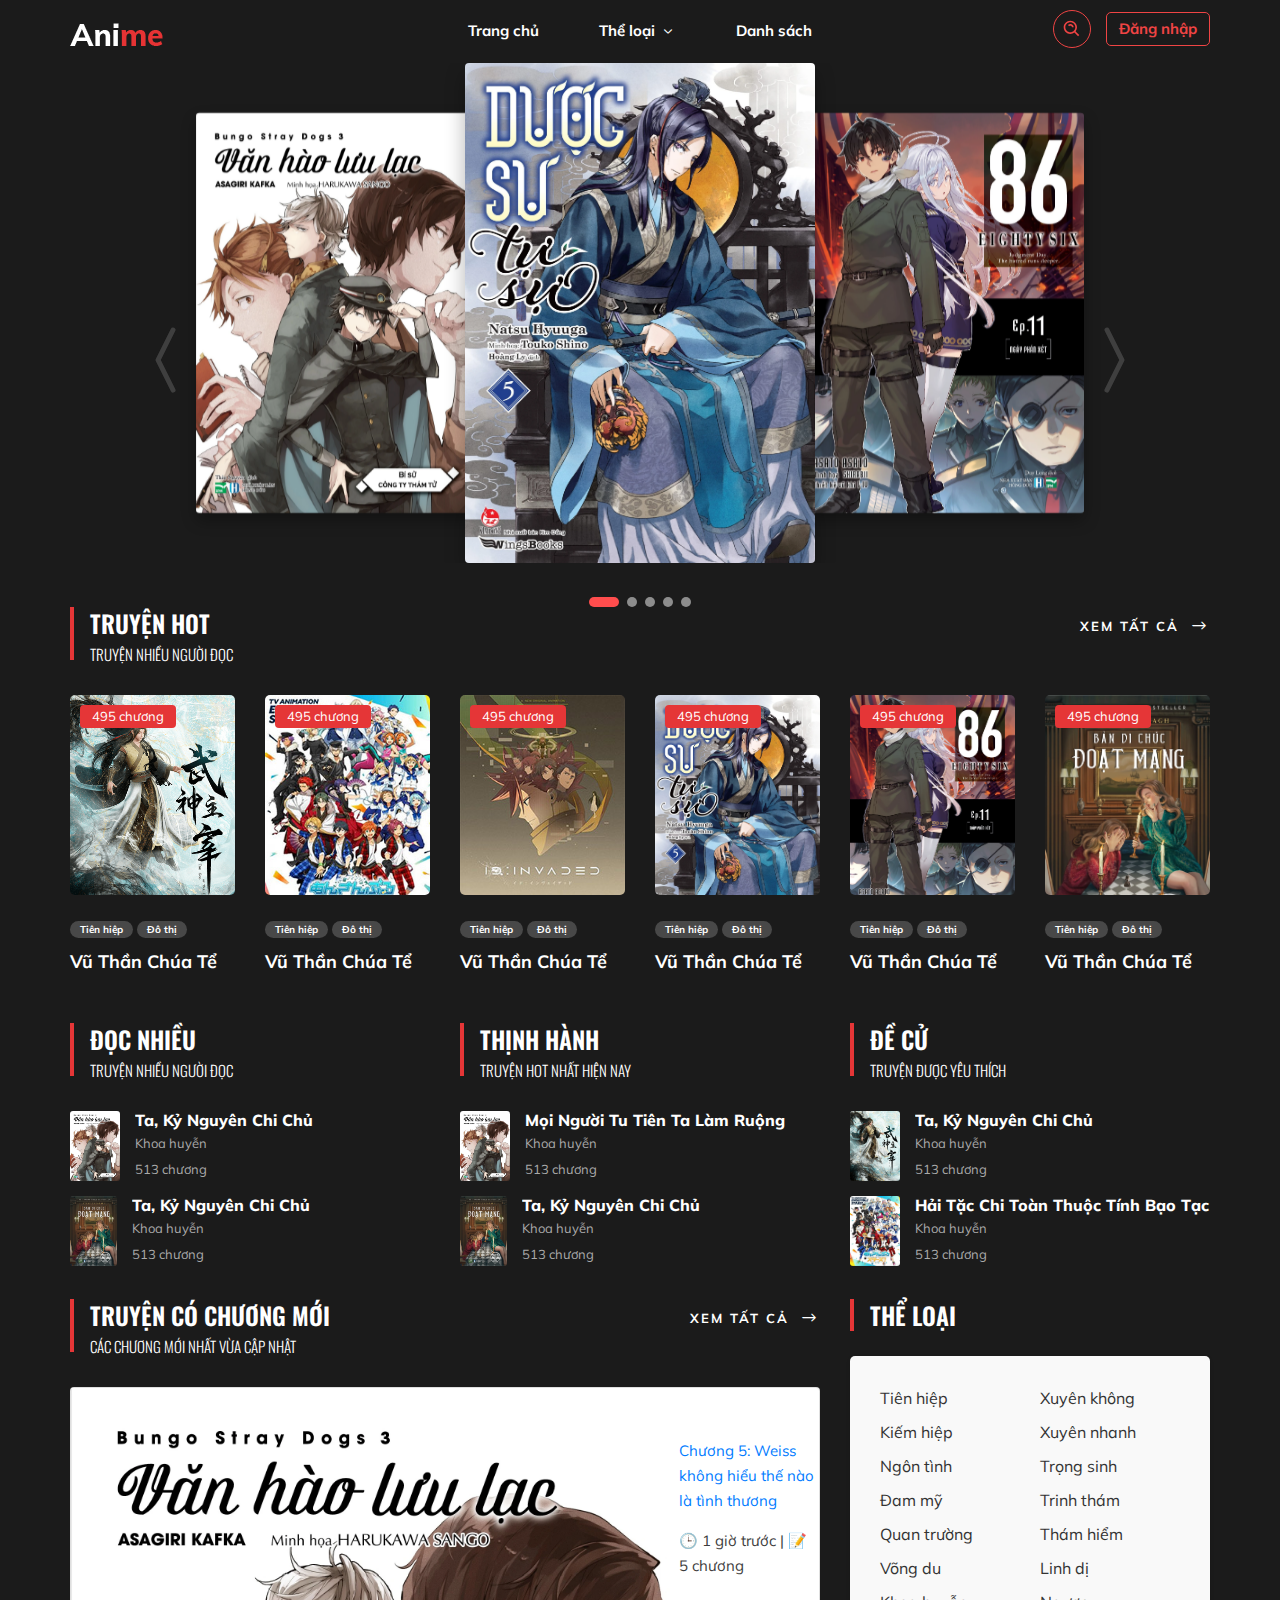
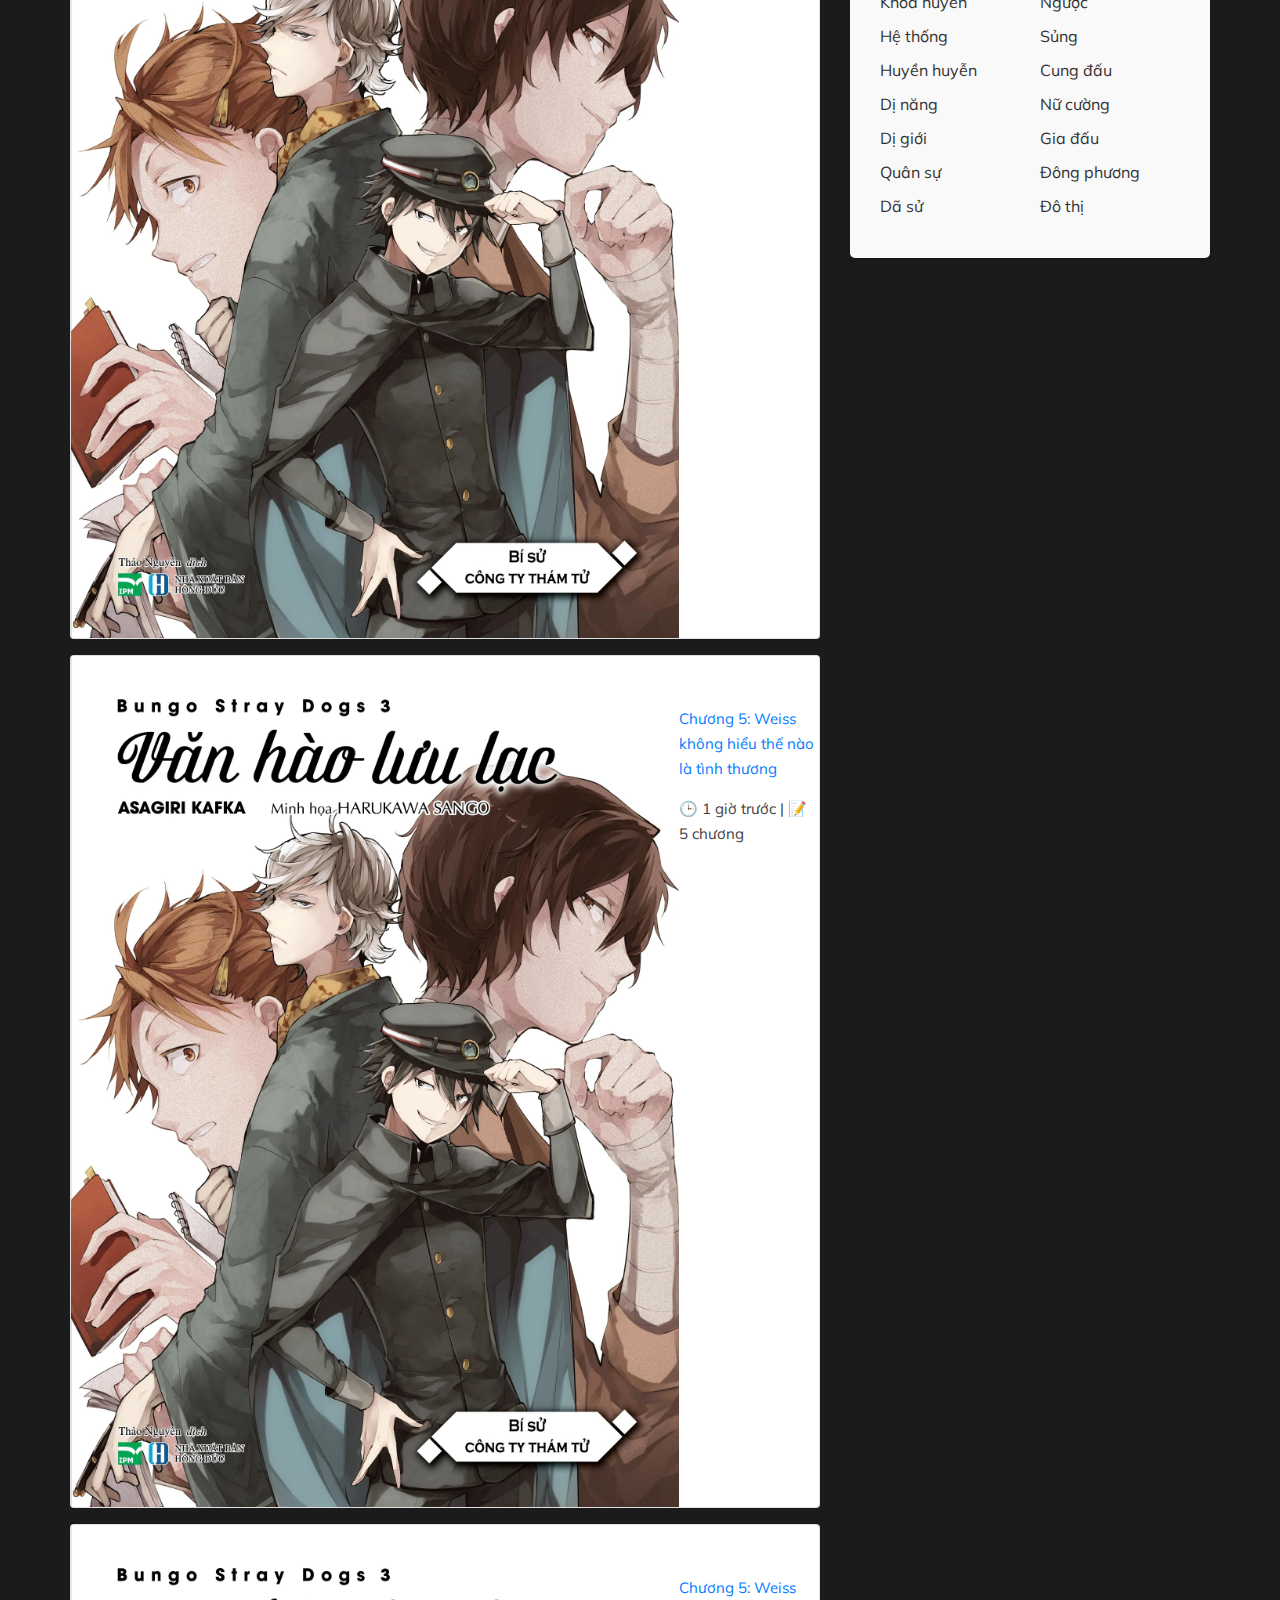
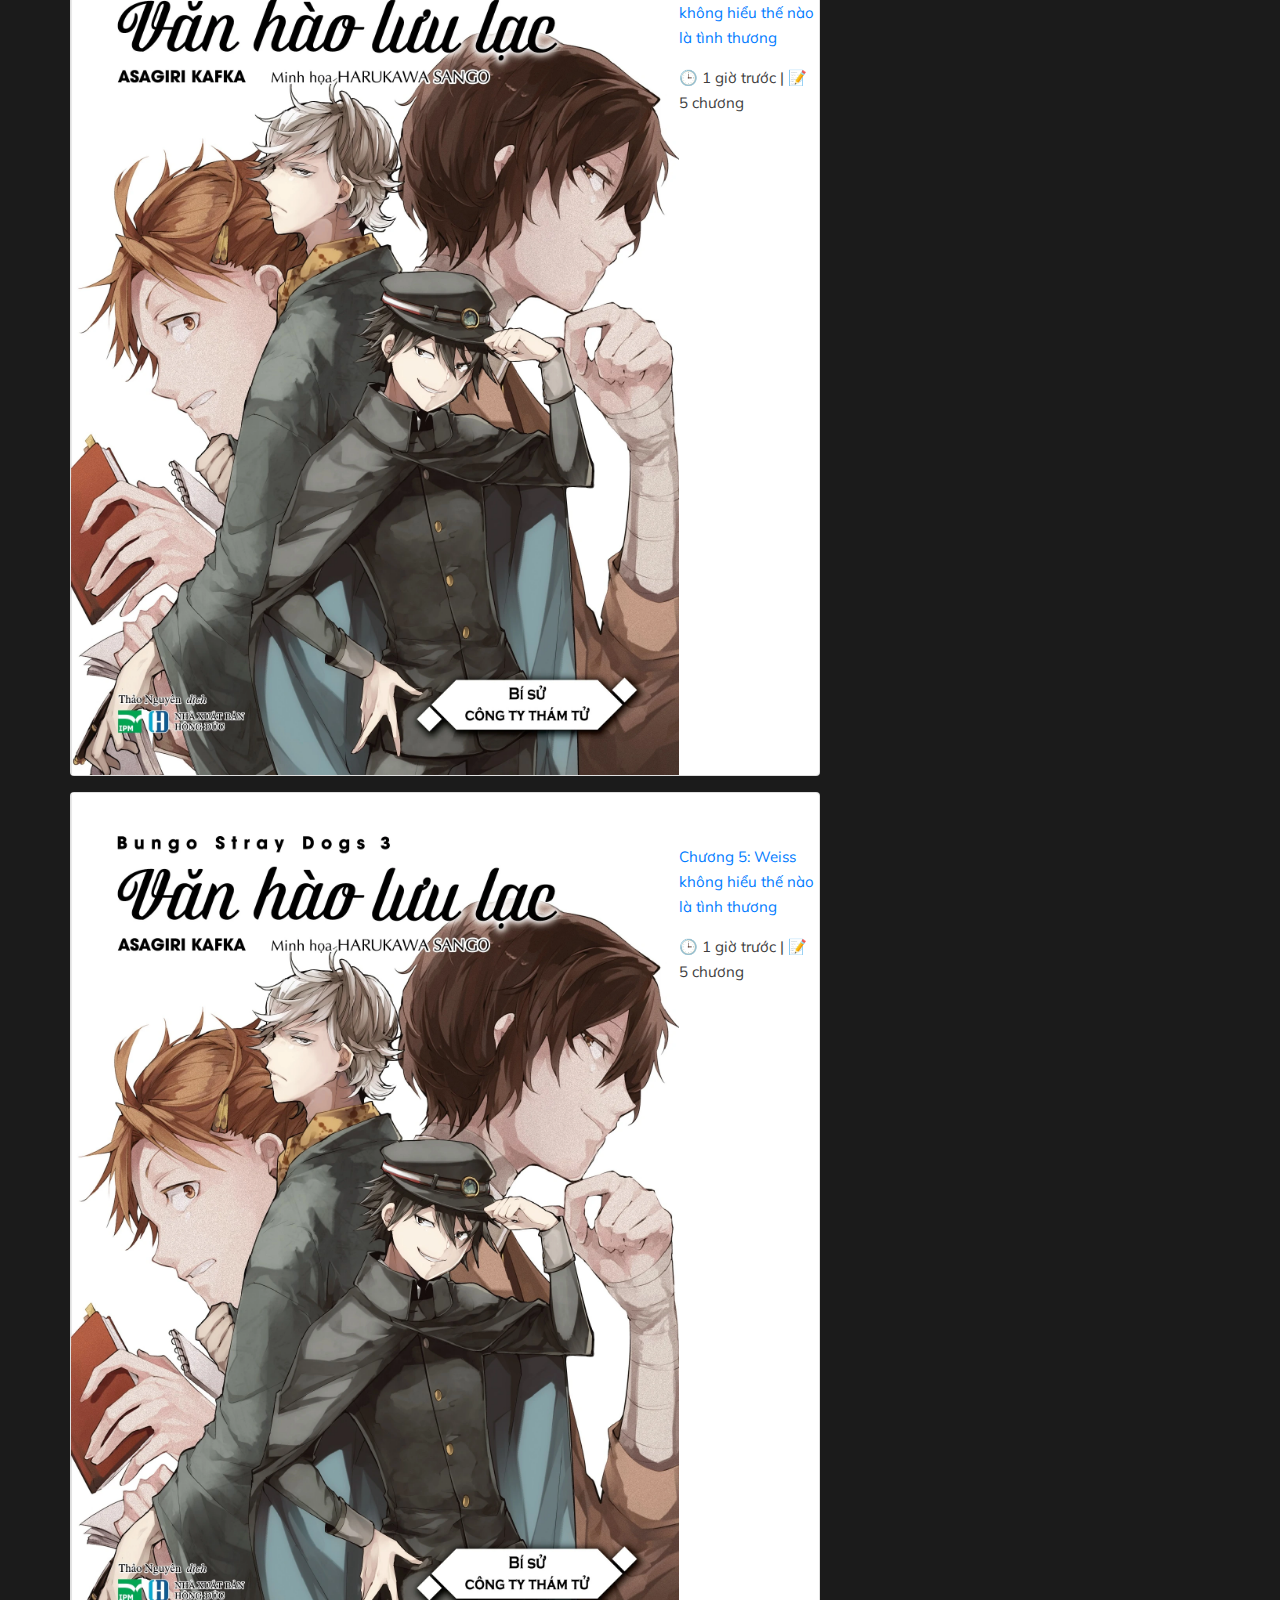
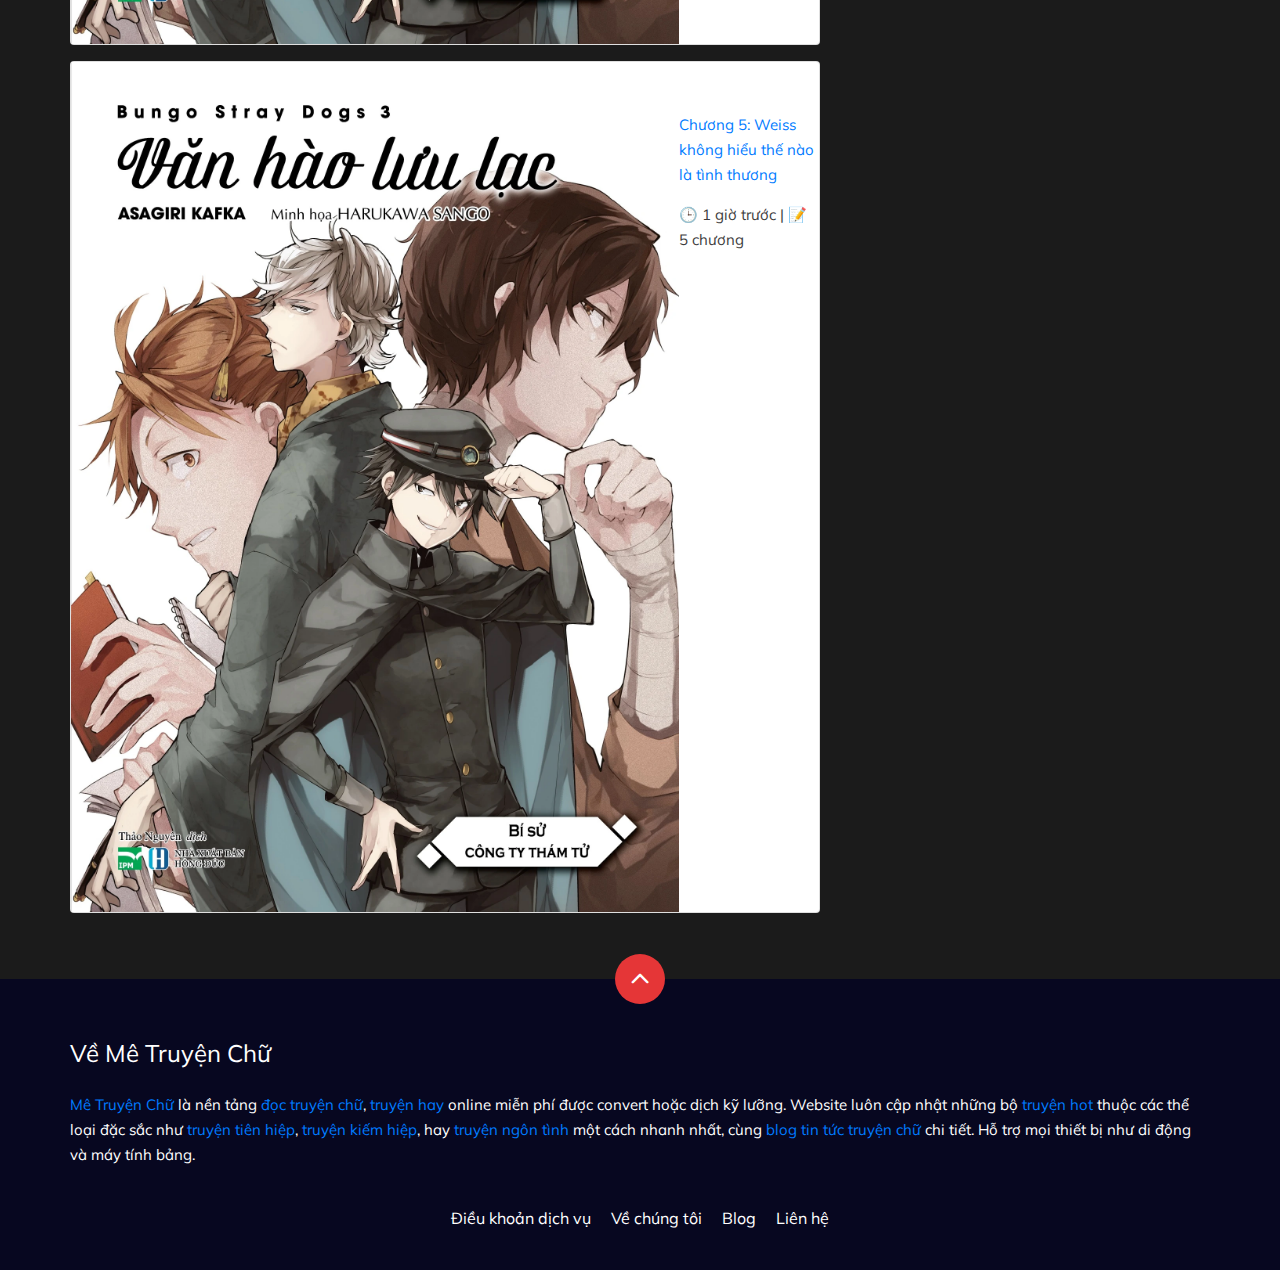
<file: index.html>
<!DOCTYPE html>
<html lang="zxx">
  <head>
    <meta charset="UTF-8" />
    <meta name="description" content="Anime Template" />
    <meta name="keywords" content="Anime, unica, creative, html" />
    <meta name="viewport" content="width=device-width, initial-scale=1.0" />
    <meta http-equiv="X-UA-Compatible" content="ie=edge" />
    <title>Anime | Template</title>
    <!-- Swiper CSS -->
    <link
      rel="stylesheet"
      href="https://cdn.jsdelivr.net/npm/swiper@11/swiper-bundle.min.css"
    />
    <!-- Swiper JS -->
    <script src="https://cdn.jsdelivr.net/npm/swiper@11/swiper-bundle.min.js"></script>

    <!-- Google Font -->
    <link
      href="https://fonts.googleapis.com/css2?family=Oswald:wght@300;400;500;600;700&display=swap"
      rel="stylesheet"
    />
    <link
      href="https://fonts.googleapis.com/css2?family=Mulish:wght@300;400;500;600;700;800;900&display=swap"
      rel="stylesheet"
    />

    <!-- Css Styles -->
    <link rel="stylesheet" href="css/bootstrap.min.css" type="text/css" />
    <link rel="stylesheet" href="css/font-awesome.min.css" type="text/css" />
    <link rel="stylesheet" href="css/elegant-icons.css" type="text/css" />
    <link rel="stylesheet" href="css/plyr.css" type="text/css" />
    <link rel="stylesheet" href="css/nice-select.css" type="text/css" />
    <link rel="stylesheet" href="css/owl.carousel.min.css" type="text/css" />
    <link rel="stylesheet" href="css/slicknav.min.css" type="text/css" />
    <link rel="stylesheet" href="css/style.css" type="text/css" />
    <link rel="stylesheet" href="css/index.css" type="text/css" />

    <script src="js/sliderindex.js"></script>
  </head>

  <body>
    <!-- Page Preloder -->
    <div id="preloder">
      <div class="loader"></div>
    </div>
    <!-- Header Section Begin -->
    <header>
      <div class="container">
        <div class="row">
          <div class="col-lg-2">
            <div class="header__logo">
              <a href="./index.html">
                <img src="img/logo.png" alt="" />
              </a>
            </div>
          </div>
          <div class="col-lg-8">
            <div class="header__nav">
              <nav class="header__menu mobile-menu">
                <ul>
                  <li class="active"><a href="./index.html">Trang chủ</a></li>
                  <li>
                    <a href="./categories.html">
                      Thể loại <span class="arrow_carrot-down"></span>
                    </a>
                    <ul class="dropdown">
                      <li><a href="./categories.html">Categories</a></li>
                      <li><a href="./anime-details.html">Anime Details</a></li>
                      <li>
                        <a href="./anime-watching.html">Anime Watching</a>
                      </li>
                      <li><a href="./blog-details.html">Blog Details</a></li>
                      <li><a href="./signup.html">Sign Up</a></li>
                      <li><a href="./login.html">Login</a></li>
                    </ul>
                  </li>
                  <li><a href="#">Danh sách</a></li>
                </ul>
              </nav>
            </div>
          </div>
          <div class="col-lg-2">
            <div class="header__right">
              <a class="search-button" href="/search">
                <svg
                  stroke="currentColor"
                  fill="currentColor"
                  stroke-width="0"
                  viewBox="0 0 24 24"
                  class="icon-size"
                  height="1em"
                  width="1em"
                  xmlns="http://www.w3.org/2000/svg"
                >
                  <path
                    d="M10 18a7.952 7.952 0 0 0 4.897-1.688l4.396 4.396 1.414-1.414-4.396-4.396A7.952 7.952 0 0 0 18 10c0-4.411-3.589-8-8-8s-8 3.589-8 8 3.589 8 8 8zm0-14c3.309 0 6 2.691 6 6s-2.691 6-6 6-6-2.691-6-6 2.691-6 6-6z"
                  ></path>
                  <path
                    d="M11.412 8.586c.379.38.588.882.588 1.414h2a3.977 3.977 0 0 0-1.174-2.828c-1.514-1.512-4.139-1.512-5.652 0l1.412 1.416c.76-.758 2.07-.756 2.826-.002z"
                  ></path>
                </svg>
              </a>
              <a href="./login.html" class="sign-in-btn">Đăng nhập</a>
            </div>
          </div>
        </div>
        <div id="mobile-menu-wrap"></div>
      </div>
    </header>
    <!-- Header End -->

    <!-- Hero Section Begin -->
    <section class="truyen">
      <div class="container">
        <div class="swiper mySwiper">
          <div class="swiper-wrapper">
            <div class="swiper-slide">
              <div
                class="truyen__items set-bg"
                data-setbg="img/truyen/truyen1.png"
              ></div>
            </div>
            <div class="swiper-slide">
              <div
                class="truyen__items set-bg"
                data-setbg="img/truyen/truyen2.png"
              ></div>
            </div>
            <div class="swiper-slide">
              <div
                class="truyen__items set-bg"
                data-setbg="img/truyen/truyen3.png"
              ></div>
            </div>
            <div class="swiper-slide">
              <div
                class="truyen__items set-bg"
                data-setbg="img/truyen/truyen4.png"
              ></div>
            </div>
            <div class="swiper-slide">
              <div
                class="truyen__items set-bg"
                data-setbg="img/truyen/truyen5.png"
              ></div>
            </div>
          </div>
        </div>
        <div class="swiper sw1">
          <div class="swiper-pagination"></div>
          <!-- Dấu chấm điều hướng -->
        </div>
      </div>
      <!-- Nút điều hướng riêng -->
      <div class="custom-prev">
        <svg
          width="30"
          height="30"
          viewBox="0 0 16 16"
          fill="currentColor"
          xmlns="http://www.w3.org/2000/svg"
        >
          <path
            fill-rule="evenodd"
            d="M9.224 1.553a.5.5 0 0 0-.671.223l-3 6a.5.5 0 0 0 0 .448l3 6a.5.5 0 1 0 .894-.448L6.56 8l2.887-5.776a.5.5 0 0 0-.223-.671"
          />
        </svg>
      </div>
      <div class="custom-next">
        <svg
          width="30"
          height="30"
          viewBox="0 0 16 16"
          fill="currentColor"
          xmlns="http://www.w3.org/2000/svg"
        >
          <path
            fill-rule="evenodd"
            d="M6.776 1.553a.5.5 0 0 1 .671.223l3 6a.5.5 0 0 1 0 .448l-3 6a.5.5 0 1 1-.894-.448L9.44 8 6.553 2.224a.5.5 0 0 1 .223-.671"
          />
        </svg>
      </div>
    </section>
    <!-- Hero Section End -->

    <!-- Product Section Begin -->
    <section class="product">
      <div class="container">
        <div class="row">
          <div class="col-lg-12">
            <div class="trending__product">
              <div class="row">
                <div class="col-lg-8 col-md-8 col-sm-8">
                  <div class="section-title">
                    <h4>Truyện Hot</h4>
                    <h5>Truyện nhiều người đọc</h5>
                  </div>
                </div>
                <div class="col-lg-4 col-md-4 col-sm-4">
                  <div class="btn__all">
                    <a href="#" class="primary-btn"
                      >Xem tất cả <span class="arrow_right"></span
                    ></a>
                  </div>
                </div>
              </div>
              <div class="row">
                <!-- Hàng đầu tiên (6 sản phẩm) -->
                <div class="col-lg-2 col-md-4 col-sm-6">
                  <div class="product__item">
                    <div
                      class="product__item__pic set-bg"
                      data-setbg="img/trending/trend-1.png"
                    >
                      <div class="ep">495 chương</div>
                    </div>
                    <div class="product__item__text">
                      <ul>
                        <li>Tiên hiệp</li>
                        <li>Đô thị</li>
                      </ul>
                      <h5><a href="#">Vũ Thần Chúa Tể</a></h5>
                    </div>
                  </div>
                </div>
                <div class="col-lg-2 col-md-4 col-sm-6">
                  <div class="product__item">
                    <div
                      class="product__item__pic set-bg"
                      data-setbg="img/trending/trend-2.png"
                    >
                      <div class="ep">495 chương</div>
                    </div>
                    <div class="product__item__text">
                      <ul>
                        <li>Tiên hiệp</li>
                        <li>Đô thị</li>
                      </ul>
                      <h5><a href="#">Vũ Thần Chúa Tể</a></h5>
                    </div>
                  </div>
                </div>
                <div class="col-lg-2 col-md-4 col-sm-6">
                  <div class="product__item">
                    <div
                      class="product__item__pic set-bg"
                      data-setbg="img/trending/trend-3.png"
                    >
                      <div class="ep">495 chương</div>
                    </div>
                    <div class="product__item__text">
                      <ul>
                        <li>Tiên hiệp</li>
                        <li>Đô thị</li>
                      </ul>
                      <h5><a href="#">Vũ Thần Chúa Tể</a></h5>
                    </div>
                  </div>
                </div>
                <div class="col-lg-2 col-md-4 col-sm-6">
                  <div class="product__item">
                    <div
                      class="product__item__pic set-bg"
                      data-setbg="img/trending/trend-4.png"
                    >
                      <div class="ep">495 chương</div>
                    </div>
                    <div class="product__item__text">
                      <ul>
                        <li>Tiên hiệp</li>
                        <li>Đô thị</li>
                      </ul>
                      <h5><a href="#">Vũ Thần Chúa Tể</a></h5>
                    </div>
                  </div>
                </div>
                <div class="col-lg-2 col-md-4 col-sm-6">
                  <div class="product__item">
                    <div
                      class="product__item__pic set-bg"
                      data-setbg="img/trending/trend-5.png"
                    >
                      <div class="ep">495 chương</div>
                    </div>
                    <div class="product__item__text">
                      <ul>
                        <li>Tiên hiệp</li>
                        <li>Đô thị</li>
                      </ul>
                      <h5><a href="#">Vũ Thần Chúa Tể</a></h5>
                    </div>
                  </div>
                </div>
                <div class="col-lg-2 col-md-4 col-sm-6">
                  <div class="product__item">
                    <div
                      class="product__item__pic set-bg"
                      data-setbg="img/trending/trend-6.png"
                    >
                      <div class="ep">495 chương</div>
                    </div>
                    <div class="product__item__text">
                      <ul>
                        <li>Tiên hiệp</li>
                        <li>Đô thị</li>
                      </ul>
                      <h5><a href="#">Vũ Thần Chúa Tể</a></h5>
                    </div>
                  </div>
                </div>
              </div>
            </div>
          </div>
          <div class="container mt-4 pb-4">
            <div class="row">
              <!-- Cột Đọc Nhiều -->

              <div class="col-lg-4 col-md-4 col-sm-12">
                <div class="section-title">
                  <h4>Đọc Nhiều</h4>
                  <h5>Truyện nhiều người đọc</h5>
                </div>
                <div class="story">
                  <img src="img/trending/trend-8.png" alt="Truyện 1" />
                  <div>
                    <h6>Ta, Kỷ Nguyên Chi Chủ</h6>
                    <p>Khoa huyễn</p>
                    <span>513 chương</span>
                  </div>
                </div>
                <div class="story">
                  <img src="img/trending/trend-6.png" alt="Truyện 1" />
                  <div>
                    <h6>Ta, Kỷ Nguyên Chi Chủ</h6>
                    <p>Khoa huyễn</p>
                    <span>513 chương</span>
                  </div>
                </div>
              </div>

              <!-- Cột Thịnh Hành -->
              <div class="col-lg-4 col-md-4 col-sm-12">
                <div class="section-title">
                  <h4>Thịnh Hành</h4>
                  <h5>Truyện hot nhất hiện nay</h5>
                </div>
                <div class="story">
                  <img src="img/trending/trend-8.png" alt="Truyện 1" />
                  <div>
                    <h6>Mọi Người Tu Tiên Ta Làm Ruộng</h6>
                    <p>Khoa huyễn</p>
                    <span>513 chương</span>
                  </div>
                </div>
                <div class="story">
                  <img src="img/trending/trend-6.png" alt="Truyện 1" />
                  <div>
                    <h6>Ta, Kỷ Nguyên Chi Chủ</h6>
                    <p>Khoa huyễn</p>
                    <span>513 chương</span>
                  </div>
                </div>
              </div>

              <!-- Cột Đề Cử -->
              <div class="col-lg-4 col-md-4 col-sm-12">
                <div class="section-title">
                  <h4>Đề Cử</h4>
                  <h5>Truyện được yêu thích</h5>
                </div>
                <div class="story">
                  <img src="img/trending/trend-1.png" alt="Truyện 1" />
                  <div>
                    <h6>Ta, Kỷ Nguyên Chi Chủ</h6>
                    <p>Khoa huyễn</p>
                    <span>513 chương</span>
                  </div>
                </div>
                <div class="story">
                  <img src="img/trending/trend-2.png" alt="Truyện 1" />
                  <div>
                    <h6>Hải Tặc Chi Toàn Thuộc Tính Bạo Tạc</h6>
                    <p>Khoa huyễn</p>
                    <span>513 chương</span>
                  </div>
                </div>
              </div>
            </div>
          </div>

          <div class="container">
            <div class="row">
              <div class="col-lg-8">
                <div class="popular__product">
                  <div class="row">
                    <div class="col-lg-8 col-md-8 col-sm-8">
                      <div class="section-title">
                        <h4>Truyện có chương mới</h4>
                        <h5>Các chương mới nhất vừa cập nhật</h5>
                      </div>
                    </div>
                    <div class="col-lg-4 col-md-4 col-sm-4">
                      <div class="btn__all">
                        <a href="#" class="primary-btn"
                          >Xem tất cả <span class="arrow_right"></span
                        ></a>
                      </div>
                    </div>
                  </div>
                  <div class="row">
                    <div class="col-12 mb-3">
                      <div class="card d-flex flex-row">
                        <div class="img-box">
                          <img
                            src="/img/truyen/truyen5.png"
                            alt="Con Gái Elf Của Tôi Từng Là Nô Lệ"
                          />
                        </div>
                        <div class="card-body1">
                          <h6 class="card-title top-05rem text-white">
                            Con Gái Elf Của Tôi Từng Là Nô Lệ
                          </h6>
                          <p class="card-text text-primary">
                            Chương 5: Weiss không hiểu thế nào là tình thương
                          </p>
                          <p class="time-info">🕒 1 giờ trước | 📝 5 chương</p>
                        </div>
                      </div>
                    </div>
                    <div class="col-12 mb-3">
                      <div class="card d-flex flex-row">
                        <div class="img-box">
                          <img
                            src="/img/truyen/truyen5.png"
                            alt="Con Gái Elf Của Tôi Từng Là Nô Lệ"
                          />
                        </div>
                        <div class="card-body1">
                          <h6 class="card-title top-05rem text-white">
                            Con Gái Elf Của Tôi Từng Là Nô Lệ
                          </h6>
                          <p class="card-text text-primary">
                            Chương 5: Weiss không hiểu thế nào là tình thương
                          </p>
                          <p class="time-info">🕒 1 giờ trước | 📝 5 chương</p>
                        </div>
                      </div>
                    </div>
                    <div class="col-12 mb-3">
                      <div class="card d-flex flex-row">
                        <div class="img-box">
                          <img
                            src="/img/truyen/truyen5.png"
                            alt="Con Gái Elf Của Tôi Từng Là Nô Lệ"
                          />
                        </div>
                        <div class="card-body1">
                          <h6 class="card-title top-05rem text-white">
                            Con Gái Elf Của Tôi Từng Là Nô Lệ
                          </h6>
                          <p class="card-text text-primary">
                            Chương 5: Weiss không hiểu thế nào là tình thương
                          </p>
                          <p class="time-info">🕒 1 giờ trước | 📝 5 chương</p>
                        </div>
                      </div>
                    </div>
                    <div class="col-12 mb-3">
                      <div class="card d-flex flex-row">
                        <div class="img-box">
                          <img
                            src="/img/truyen/truyen5.png"
                            alt="Con Gái Elf Của Tôi Từng Là Nô Lệ"
                          />
                        </div>
                        <div class="card-body1">
                          <h6 class="card-title top-05rem text-white">
                            Con Gái Elf Của Tôi Từng Là Nô Lệ
                          </h6>
                          <p class="card-text text-primary">
                            Chương 5: Weiss không hiểu thế nào là tình thương
                          </p>
                          <p class="time-info">🕒 1 giờ trước | 📝 5 chương</p>
                        </div>
                      </div>
                    </div>
                    <div class="col-12 mb-3">
                      <div class="card d-flex flex-row">
                        <div class="img-box">
                          <img
                            src="/img/truyen/truyen5.png"
                            alt="Con Gái Elf Của Tôi Từng Là Nô Lệ"
                          />
                        </div>
                        <div class="card-body1">
                          <h6 class="card-title top-05rem text-white">
                            Con Gái Elf Của Tôi Từng Là Nô Lệ
                          </h6>
                          <p class="card-text text-primary">
                            Chương 5: Weiss không hiểu thế nào là tình thương
                          </p>
                          <p class="time-info">🕒 1 giờ trước | 📝 5 chương</p>
                        </div>
                      </div>
                    </div>
                  </div>
                </div>
              </div>
              <!-- New column for Thể loại -->
              <div class="col-lg-4">
                <div class="section-title">
                  <h4>Thể loại</h4>
                </div>
                <div class="category-list">
                  <ul>
                    <li><a href="#">Tiên hiệp</a></li>
                    <li><a href="#">Kiếm hiệp</a></li>
                    <li><a href="#">Ngôn tình</a></li>
                    <li><a href="#">Đam mỹ</a></li>
                    <li><a href="#">Quan trường</a></li>
                    <li><a href="#">Võng du</a></li>
                    <li><a href="#">Khoa huyễn</a></li>
                    <li><a href="#">Hệ thống</a></li>
                    <li><a href="#">Huyền huyễn</a></li>
                    <li><a href="#">Dị năng</a></li>
                    <li><a href="#">Dị giới</a></li>
                    <li><a href="#">Quân sự</a></li>
                    <li><a href="#">Dã sử</a></li>
                    <li><a href="#">Xuyên không</a></li>
                    <li><a href="#">Xuyên nhanh</a></li>
                    <li><a href="#">Trọng sinh</a></li>
                    <li><a href="#">Trinh thám</a></li>
                    <li><a href="#">Thám hiểm</a></li>
                    <li><a href="#">Linh dị</a></li>
                    <li><a href="#">Ngược</a></li>
                    <li><a href="#">Sủng</a></li>
                    <li><a href="#">Cung đấu</a></li>
                    <li><a href="#">Nữ cường</a></li>
                    <li><a href="#">Gia đấu</a></li>
                    <li><a href="#">Đông phương</a></li>
                    <li><a href="#">Đô thị</a></li>
                  </ul>
                </div>
              </div>
            </div>
          </div>
        </div>
      </div>
    </section>
    <!-- Product Section End -->

    <!-- Footer Section Begin -->
    <footer class="footer">
      <div class="page-up">
        <a href="#" id="scrollToTopButton"
          ><span class="arrow_carrot-up"></span
        ></a>
      </div>
      <div class="container">
        <div class="row">
          <div class="col-lg-12">
            <h4 class="footer-title text-white">Về Mê Truyện Chữ</h4>
            <p class="footer-text py-4 text-white">
              <a href="#" class="text-primary">Mê Truyện Chữ</a> là nền tảng
              <a href="#" class="text-primary">đọc truyện chữ</a>,
              <a href="#" class="text-primary">truyện hay</a> online miễn phí
              được convert hoặc dịch kỹ lưỡng. Website luôn cập nhật những bộ
              <a href="#" class="text-primary">truyện hot</a> thuộc các thể loại
              đặc sắc như <a href="#" class="text-primary">truyện tiên hiệp</a>,
              <a href="#" class="text-primary">truyện kiếm hiệp</a>, hay
              <a href="#" class="text-primary">truyện ngôn tình</a> một cách
              nhanh nhất, cùng
              <a href="#" class="text-primary">blog tin tức truyện chữ</a> chi
              tiết. Hỗ trợ mọi thiết bị như di động và máy tính bảng.
            </p>

            <div
              class="footer-links text-md-center text-lg-end no-underline text-white"
            >
              <a href="#" class="mx-2">Điều khoản dịch vụ</a>
              <a href="#" class="mx-2">Về chúng tôi</a>
              <a href="#" class="mx-2">Blog</a>
              <a href="#" class="mx-2">Liên hệ</a>
            </div>
          </div>
        </div>
      </div>
    </footer>
    <!-- Footer Section End -->

    <!-- Js Plugins -->
    <script src="js/jquery-3.3.1.min.js"></script>
    <script src="js/bootstrap.min.js"></script>
    <script src="js/player.js"></script>
    <script src="js/jquery.nice-select.min.js"></script>
    <script src="js/mixitup.min.js"></script>
    <script src="js/jquery.slicknav.js"></script>
    <script src="js/owl.carousel.min.js"></script>
    <script src="js/main.js"></script>
  </body>
</html>
</file>
<file: css/elegant-icons.css>
@font-face {
	font-family: 'ElegantIcons';
	src:url('../fonts/ElegantIcons.eot');
	src:url('../fonts/ElegantIcons.eot?#iefix') format('embedded-opentype'),
		url('../fonts/ElegantIcons.woff') format('woff'),
		url('../fonts/ElegantIcons.ttf') format('truetype'),
		url('../fonts/ElegantIcons.svg#ElegantIcons') format('svg');
	font-weight: normal;
	font-style: normal;
}

/* Use the following CSS code if you want to use data attributes for inserting your icons */
[data-icon]:before {
	font-family: 'ElegantIcons';
	content: attr(data-icon);
	speak: none;
	font-weight: normal;
	font-variant: normal;
	text-transform: none;
	line-height: 1;
	-webkit-font-smoothing: antialiased;
	-moz-osx-font-smoothing: grayscale;
}

/* Use the following CSS code if you want to have a class per icon */
/*
Instead of a list of all class selectors,
you can use the generic selector below, but it's slower:
[class*="your-class-prefix"] {
*/
.arrow_up, .arrow_down, .arrow_left, .arrow_right, .arrow_left-up, .arrow_right-up, .arrow_right-down, .arrow_left-down, .arrow-up-down, .arrow_up-down_alt, .arrow_left-right_alt, .arrow_left-right, .arrow_expand_alt2, .arrow_expand_alt, .arrow_condense, .arrow_expand, .arrow_move, .arrow_carrot-up, .arrow_carrot-down, .arrow_carrot-left, .arrow_carrot-right, .arrow_carrot-2up, .arrow_carrot-2down, .arrow_carrot-2left, .arrow_carrot-2right, .arrow_carrot-up_alt2, .arrow_carrot-down_alt2, .arrow_carrot-left_alt2, .arrow_carrot-right_alt2, .arrow_carrot-2up_alt2, .arrow_carrot-2down_alt2, .arrow_carrot-2left_alt2, .arrow_carrot-2right_alt2, .arrow_triangle-up, .arrow_triangle-down, .arrow_triangle-left, .arrow_triangle-right, .arrow_triangle-up_alt2, .arrow_triangle-down_alt2, .arrow_triangle-left_alt2, .arrow_triangle-right_alt2, .arrow_back, .icon_minus-06, .icon_plus, .icon_close, .icon_check, .icon_minus_alt2, .icon_plus_alt2, .icon_close_alt2, .icon_check_alt2, .icon_zoom-out_alt, .icon_zoom-in_alt, .icon_search, .icon_box-empty, .icon_box-selected, .icon_minus-box, .icon_plus-box, .icon_box-checked, .icon_circle-empty, .icon_circle-slelected, .icon_stop_alt2, .icon_stop, .icon_pause_alt2, .icon_pause, .icon_menu, .icon_menu-square_alt2, .icon_menu-circle_alt2, .icon_ul, .icon_ol, .icon_adjust-horiz, .icon_adjust-vert, .icon_document_alt, .icon_documents_alt, .icon_pencil, .icon_pencil-edit_alt, .icon_pencil-edit, .icon_folder-alt, .icon_folder-open_alt, .icon_folder-add_alt, .icon_info_alt, .icon_error-oct_alt, .icon_error-circle_alt, .icon_error-triangle_alt, .icon_question_alt2, .icon_question, .icon_comment_alt, .icon_chat_alt, .icon_vol-mute_alt, .icon_volume-low_alt, .icon_volume-high_alt, .icon_quotations, .icon_quotations_alt2, .icon_clock_alt, .icon_lock_alt, .icon_lock-open_alt, .icon_key_alt, .icon_cloud_alt, .icon_cloud-upload_alt, .icon_cloud-download_alt, .icon_image, .icon_images, .icon_lightbulb_alt, .icon_gift_alt, .icon_house_alt, .icon_genius, .icon_mobile, .icon_tablet, .icon_laptop, .icon_desktop, .icon_camera_alt, .icon_mail_alt, .icon_cone_alt, .icon_ribbon_alt, .icon_bag_alt, .icon_creditcard, .icon_cart_alt, .icon_paperclip, .icon_tag_alt, .icon_tags_alt, .icon_trash_alt, .icon_cursor_alt, .icon_mic_alt, .icon_compass_alt, .icon_pin_alt, .icon_pushpin_alt, .icon_map_alt, .icon_drawer_alt, .icon_toolbox_alt, .icon_book_alt, .icon_calendar, .icon_film, .icon_table, .icon_contacts_alt, .icon_headphones, .icon_lifesaver, .icon_piechart, .icon_refresh, .icon_link_alt, .icon_link, .icon_loading, .icon_blocked, .icon_archive_alt, .icon_heart_alt, .icon_star_alt, .icon_star-half_alt, .icon_star, .icon_star-half, .icon_tools, .icon_tool, .icon_cog, .icon_cogs, .arrow_up_alt, .arrow_down_alt, .arrow_left_alt, .arrow_right_alt, .arrow_left-up_alt, .arrow_right-up_alt, .arrow_right-down_alt, .arrow_left-down_alt, .arrow_condense_alt, .arrow_expand_alt3, .arrow_carrot_up_alt, .arrow_carrot-down_alt, .arrow_carrot-left_alt, .arrow_carrot-right_alt, .arrow_carrot-2up_alt, .arrow_carrot-2dwnn_alt, .arrow_carrot-2left_alt, .arrow_carrot-2right_alt, .arrow_triangle-up_alt, .arrow_triangle-down_alt, .arrow_triangle-left_alt, .arrow_triangle-right_alt, .icon_minus_alt, .icon_plus_alt, .icon_close_alt, .icon_check_alt, .icon_zoom-out, .icon_zoom-in, .icon_stop_alt, .icon_menu-square_alt, .icon_menu-circle_alt, .icon_document, .icon_documents, .icon_pencil_alt, .icon_folder, .icon_folder-open, .icon_folder-add, .icon_folder_upload, .icon_folder_download, .icon_info, .icon_error-circle, .icon_error-oct, .icon_error-triangle, .icon_question_alt, .icon_comment, .icon_chat, .icon_vol-mute, .icon_volume-low, .icon_volume-high, .icon_quotations_alt, .icon_clock, .icon_lock, .icon_lock-open, .icon_key, .icon_cloud, .icon_cloud-upload, .icon_cloud-download, .icon_lightbulb, .icon_gift, .icon_house, .icon_camera, .icon_mail, .icon_cone, .icon_ribbon, .icon_bag, .icon_cart, .icon_tag, .icon_tags, .icon_trash, .icon_cursor, .icon_mic, .icon_compass, .icon_pin, .icon_pushpin, .icon_map, .icon_drawer, .icon_toolbox, .icon_book, .icon_contacts, .icon_archive, .icon_heart, .icon_profile, .icon_group, .icon_grid-2x2, .icon_grid-3x3, .icon_music, .icon_pause_alt, .icon_phone, .icon_upload, .icon_download, .social_facebook, .social_twitter, .social_pinterest, .social_googleplus, .social_tumblr, .social_tumbleupon, .social_wordpress, .social_instagram, .social_dribbble, .social_vimeo, .social_linkedin, .social_rss, .social_deviantart, .social_share, .social_myspace, .social_skype, .social_youtube, .social_picassa, .social_googledrive, .social_flickr, .social_blogger, .social_spotify, .social_delicious, .social_facebook_circle, .social_twitter_circle, .social_pinterest_circle, .social_googleplus_circle, .social_tumblr_circle, .social_stumbleupon_circle, .social_wordpress_circle, .social_instagram_circle, .social_dribbble_circle, .social_vimeo_circle, .social_linkedin_circle, .social_rss_circle, .social_deviantart_circle, .social_share_circle, .social_myspace_circle, .social_skype_circle, .social_youtube_circle, .social_picassa_circle, .social_googledrive_alt2, .social_flickr_circle, .social_blogger_circle, .social_spotify_circle, .social_delicious_circle, .social_facebook_square, .social_twitter_square, .social_pinterest_square, .social_googleplus_square, .social_tumblr_square, .social_stumbleupon_square, .social_wordpress_square, .social_instagram_square, .social_dribbble_square, .social_vimeo_square, .social_linkedin_square, .social_rss_square, .social_deviantart_square, .social_share_square, .social_myspace_square, .social_skype_square, .social_youtube_square, .social_picassa_square, .social_googledrive_square, .social_flickr_square, .social_blogger_square, .social_spotify_square, .social_delicious_square, .icon_printer, .icon_calulator, .icon_building, .icon_floppy, .icon_drive, .icon_search-2, .icon_id, .icon_id-2, .icon_puzzle, .icon_like, .icon_dislike, .icon_mug, .icon_currency, .icon_wallet, .icon_pens, .icon_easel, .icon_flowchart, .icon_datareport, .icon_briefcase, .icon_shield, .icon_percent, .icon_globe, .icon_globe-2, .icon_target, .icon_hourglass, .icon_balance, .icon_rook, .icon_printer-alt, .icon_calculator_alt, .icon_building_alt, .icon_floppy_alt, .icon_drive_alt, .icon_search_alt, .icon_id_alt, .icon_id-2_alt, .icon_puzzle_alt, .icon_like_alt, .icon_dislike_alt, .icon_mug_alt, .icon_currency_alt, .icon_wallet_alt, .icon_pens_alt, .icon_easel_alt, .icon_flowchart_alt, .icon_datareport_alt, .icon_briefcase_alt, .icon_shield_alt, .icon_percent_alt, .icon_globe_alt, .icon_clipboard {
	font-family: 'ElegantIcons';
	speak: none;
	font-style: normal;
	font-weight: normal;
	font-variant: normal;
	text-transform: none;
	line-height: 1;
	-webkit-font-smoothing: antialiased;
}
.arrow_up:before {
	content: "\21";
}
.arrow_down:before {
	content: "\22";
}
.arrow_left:before {
	content: "\23";
}
.arrow_right:before {
	content: "\24";
}
.arrow_left-up:before {
	content: "\25";
}
.arrow_right-up:before {
	content: "\26";
}
.arrow_right-down:before {
	content: "\27";
}
.arrow_left-down:before {
	content: "\28";
}
.arrow-up-down:before {
	content: "\29";
}
.arrow_up-down_alt:before {
	content: "\2a";
}
.arrow_left-right_alt:before {
	content: "\2b";
}
.arrow_left-right:before {
	content: "\2c";
}
.arrow_expand_alt2:before {
	content: "\2d";
}
.arrow_expand_alt:before {
	content: "\2e";
}
.arrow_condense:before {
	content: "\2f";
}
.arrow_expand:before {
	content: "\30";
}
.arrow_move:before {
	content: "\31";
}
.arrow_carrot-up:before {
	content: "\32";
}
.arrow_carrot-down:before {
	content: "\33";
}
.arrow_carrot-left:before {
	content: "\34";
}
.arrow_carrot-right:before {
	content: "\35";
}
.arrow_carrot-2up:before {
	content: "\36";
}
.arrow_carrot-2down:before {
	content: "\37";
}
.arrow_carrot-2left:before {
	content: "\38";
}
.arrow_carrot-2right:before {
	content: "\39";
}
.arrow_carrot-up_alt2:before {
	content: "\3a";
}
.arrow_carrot-down_alt2:before {
	content: "\3b";
}
.arrow_carrot-left_alt2:before {
	content: "\3c";
}
.arrow_carrot-right_alt2:before {
	content: "\3d";
}
.arrow_carrot-2up_alt2:before {
	content: "\3e";
}
.arrow_carrot-2down_alt2:before {
	content: "\3f";
}
.arrow_carrot-2left_alt2:before {
	content: "\40";
}
.arrow_carrot-2right_alt2:before {
	content: "\41";
}
.arrow_triangle-up:before {
	content: "\42";
}
.arrow_triangle-down:before {
	content: "\43";
}
.arrow_triangle-left:before {
	content: "\44";
}
.arrow_triangle-right:before {
	content: "\45";
}
.arrow_triangle-up_alt2:before {
	content: "\46";
}
.arrow_triangle-down_alt2:before {
	content: "\47";
}
.arrow_triangle-left_alt2:before {
	content: "\48";
}
.arrow_triangle-right_alt2:before {
	content: "\49";
}
.arrow_back:before {
	content: "\4a";
}
.icon_minus-06:before {
	content: "\4b";
}
.icon_plus:before {
	content: "\4c";
}
.icon_close:before {
	content: "\4d";
}
.icon_check:before {
	content: "\4e";
}
.icon_minus_alt2:before {
	content: "\4f";
}
.icon_plus_alt2:before {
	content: "\50";
}
.icon_close_alt2:before {
	content: "\51";
}
.icon_check_alt2:before {
	content: "\52";
}
.icon_zoom-out_alt:before {
	content: "\53";
}
.icon_zoom-in_alt:before {
	content: "\54";
}
.icon_search:before {
	content: "\55";
}
.icon_box-empty:before {
	content: "\56";
}
.icon_box-selected:before {
	content: "\57";
}
.icon_minus-box:before {
	content: "\58";
}
.icon_plus-box:before {
	content: "\59";
}
.icon_box-checked:before {
	content: "\5a";
}
.icon_circle-empty:before {
	content: "\5b";
}
.icon_circle-slelected:before {
	content: "\5c";
}
.icon_stop_alt2:before {
	content: "\5d";
}
.icon_stop:before {
	content: "\5e";
}
.icon_pause_alt2:before {
	content: "\5f";
}
.icon_pause:before {
	content: "\60";
}
.icon_menu:before {
	content: "\61";
}
.icon_menu-square_alt2:before {
	content: "\62";
}
.icon_menu-circle_alt2:before {
	content: "\63";
}
.icon_ul:before {
	content: "\64";
}
.icon_ol:before {
	content: "\65";
}
.icon_adjust-horiz:before {
	content: "\66";
}
.icon_adjust-vert:before {
	content: "\67";
}
.icon_document_alt:before {
	content: "\68";
}
.icon_documents_alt:before {
	content: "\69";
}
.icon_pencil:before {
	content: "\6a";
}
.icon_pencil-edit_alt:before {
	content: "\6b";
}
.icon_pencil-edit:before {
	content: "\6c";
}
.icon_folder-alt:before {
	content: "\6d";
}
.icon_folder-open_alt:before {
	content: "\6e";
}
.icon_folder-add_alt:before {
	content: "\6f";
}
.icon_info_alt:before {
	content: "\70";
}
.icon_error-oct_alt:before {
	content: "\71";
}
.icon_error-circle_alt:before {
	content: "\72";
}
.icon_error-triangle_alt:before {
	content: "\73";
}
.icon_question_alt2:before {
	content: "\74";
}
.icon_question:before {
	content: "\75";
}
.icon_comment_alt:before {
	content: "\76";
}
.icon_chat_alt:before {
	content: "\77";
}
.icon_vol-mute_alt:before {
	content: "\78";
}
.icon_volume-low_alt:before {
	content: "\79";
}
.icon_volume-high_alt:before {
	content: "\7a";
}
.icon_quotations:before {
	content: "\7b";
}
.icon_quotations_alt2:before {
	content: "\7c";
}
.icon_clock_alt:before {
	content: "\7d";
}
.icon_lock_alt:before {
	content: "\7e";
}
.icon_lock-open_alt:before {
	content: "\e000";
}
.icon_key_alt:before {
	content: "\e001";
}
.icon_cloud_alt:before {
	content: "\e002";
}
.icon_cloud-upload_alt:before {
	content: "\e003";
}
.icon_cloud-download_alt:before {
	content: "\e004";
}
.icon_image:before {
	content: "\e005";
}
.icon_images:before {
	content: "\e006";
}
.icon_lightbulb_alt:before {
	content: "\e007";
}
.icon_gift_alt:before {
	content: "\e008";
}
.icon_house_alt:before {
	content: "\e009";
}
.icon_genius:before {
	content: "\e00a";
}
.icon_mobile:before {
	content: "\e00b";
}
.icon_tablet:before {
	content: "\e00c";
}
.icon_laptop:before {
	content: "\e00d";
}
.icon_desktop:before {
	content: "\e00e";
}
.icon_camera_alt:before {
	content: "\e00f";
}
.icon_mail_alt:before {
	content: "\e010";
}
.icon_cone_alt:before {
	content: "\e011";
}
.icon_ribbon_alt:before {
	content: "\e012";
}
.icon_bag_alt:before {
	content: "\e013";
}
.icon_creditcard:before {
	content: "\e014";
}
.icon_cart_alt:before {
	content: "\e015";
}
.icon_paperclip:before {
	content: "\e016";
}
.icon_tag_alt:before {
	content: "\e017";
}
.icon_tags_alt:before {
	content: "\e018";
}
.icon_trash_alt:before {
	content: "\e019";
}
.icon_cursor_alt:before {
	content: "\e01a";
}
.icon_mic_alt:before {
	content: "\e01b";
}
.icon_compass_alt:before {
	content: "\e01c";
}
.icon_pin_alt:before {
	content: "\e01d";
}
.icon_pushpin_alt:before {
	content: "\e01e";
}
.icon_map_alt:before {
	content: "\e01f";
}
.icon_drawer_alt:before {
	content: "\e020";
}
.icon_toolbox_alt:before {
	content: "\e021";
}
.icon_book_alt:before {
	content: "\e022";
}
.icon_calendar:before {
	content: "\e023";
}
.icon_film:before {
	content: "\e024";
}
.icon_table:before {
	content: "\e025";
}
.icon_contacts_alt:before {
	content: "\e026";
}
.icon_headphones:before {
	content: "\e027";
}
.icon_lifesaver:before {
	content: "\e028";
}
.icon_piechart:before {
	content: "\e029";
}
.icon_refresh:before {
	content: "\e02a";
}
.icon_link_alt:before {
	content: "\e02b";
}
.icon_link:before {
	content: "\e02c";
}
.icon_loading:before {
	content: "\e02d";
}
.icon_blocked:before {
	content: "\e02e";
}
.icon_archive_alt:before {
	content: "\e02f";
}
.icon_heart_alt:before {
	content: "\e030";
}
.icon_star_alt:before {
	content: "\e031";
}
.icon_star-half_alt:before {
	content: "\e032";
}
.icon_star:before {
	content: "\e033";
}
.icon_star-half:before {
	content: "\e034";
}
.icon_tools:before {
	content: "\e035";
}
.icon_tool:before {
	content: "\e036";
}
.icon_cog:before {
	content: "\e037";
}
.icon_cogs:before {
	content: "\e038";
}
.arrow_up_alt:before {
	content: "\e039";
}
.arrow_down_alt:before {
	content: "\e03a";
}
.arrow_left_alt:before {
	content: "\e03b";
}
.arrow_right_alt:before {
	content: "\e03c";
}
.arrow_left-up_alt:before {
	content: "\e03d";
}
.arrow_right-up_alt:before {
	content: "\e03e";
}
.arrow_right-down_alt:before {
	content: "\e03f";
}
.arrow_left-down_alt:before {
	content: "\e040";
}
.arrow_condense_alt:before {
	content: "\e041";
}
.arrow_expand_alt3:before {
	content: "\e042";
}
.arrow_carrot_up_alt:before {
	content: "\e043";
}
.arrow_carrot-down_alt:before {
	content: "\e044";
}
.arrow_carrot-left_alt:before {
	content: "\e045";
}
.arrow_carrot-right_alt:before {
	content: "\e046";
}
.arrow_carrot-2up_alt:before {
	content: "\e047";
}
.arrow_carrot-2dwnn_alt:before {
	content: "\e048";
}
.arrow_carrot-2left_alt:before {
	content: "\e049";
}
.arrow_carrot-2right_alt:before {
	content: "\e04a";
}
.arrow_triangle-up_alt:before {
	content: "\e04b";
}
.arrow_triangle-down_alt:before {
	content: "\e04c";
}
.arrow_triangle-left_alt:before {
	content: "\e04d";
}
.arrow_triangle-right_alt:before {
	content: "\e04e";
}
.icon_minus_alt:before {
	content: "\e04f";
}
.icon_plus_alt:before {
	content: "\e050";
}
.icon_close_alt:before {
	content: "\e051";
}
.icon_check_alt:before {
	content: "\e052";
}
.icon_zoom-out:before {
	content: "\e053";
}
.icon_zoom-in:before {
	content: "\e054";
}
.icon_stop_alt:before {
	content: "\e055";
}
.icon_menu-square_alt:before {
	content: "\e056";
}
.icon_menu-circle_alt:before {
	content: "\e057";
}
.icon_document:before {
	content: "\e058";
}
.icon_documents:before {
	content: "\e059";
}
.icon_pencil_alt:before {
	content: "\e05a";
}
.icon_folder:before {
	content: "\e05b";
}
.icon_folder-open:before {
	content: "\e05c";
}
.icon_folder-add:before {
	content: "\e05d";
}
.icon_folder_upload:before {
	content: "\e05e";
}
.icon_folder_download:before {
	content: "\e05f";
}
.icon_info:before {
	content: "\e060";
}
.icon_error-circle:before {
	content: "\e061";
}
.icon_error-oct:before {
	content: "\e062";
}
.icon_error-triangle:before {
	content: "\e063";
}
.icon_question_alt:before {
	content: "\e064";
}
.icon_comment:before {
	content: "\e065";
}
.icon_chat:before {
	content: "\e066";
}
.icon_vol-mute:before {
	content: "\e067";
}
.icon_volume-low:before {
	content: "\e068";
}
.icon_volume-high:before {
	content: "\e069";
}
.icon_quotations_alt:before {
	content: "\e06a";
}
.icon_clock:before {
	content: "\e06b";
}
.icon_lock:before {
	content: "\e06c";
}
.icon_lock-open:before {
	content: "\e06d";
}
.icon_key:before {
	content: "\e06e";
}
.icon_cloud:before {
	content: "\e06f";
}
.icon_cloud-upload:before {
	content: "\e070";
}
.icon_cloud-download:before {
	content: "\e071";
}
.icon_lightbulb:before {
	content: "\e072";
}
.icon_gift:before {
	content: "\e073";
}
.icon_house:before {
	content: "\e074";
}
.icon_camera:before {
	content: "\e075";
}
.icon_mail:before {
	content: "\e076";
}
.icon_cone:before {
	content: "\e077";
}
.icon_ribbon:before {
	content: "\e078";
}
.icon_bag:before {
	content: "\e079";
}
.icon_cart:before {
	content: "\e07a";
}
.icon_tag:before {
	content: "\e07b";
}
.icon_tags:before {
	content: "\e07c";
}
.icon_trash:before {
	content: "\e07d";
}
.icon_cursor:before {
	content: "\e07e";
}
.icon_mic:before {
	content: "\e07f";
}
.icon_compass:before {
	content: "\e080";
}
.icon_pin:before {
	content: "\e081";
}
.icon_pushpin:before {
	content: "\e082";
}
.icon_map:before {
	content: "\e083";
}
.icon_drawer:before {
	content: "\e084";
}
.icon_toolbox:before {
	content: "\e085";
}
.icon_book:before {
	content: "\e086";
}
.icon_contacts:before {
	content: "\e087";
}
.icon_archive:before {
	content: "\e088";
}
.icon_heart:before {
	content: "\e089";
}
.icon_profile:before {
	content: "\e08a";
}
.icon_group:before {
	content: "\e08b";
}
.icon_grid-2x2:before {
	content: "\e08c";
}
.icon_grid-3x3:before {
	content: "\e08d";
}
.icon_music:before {
	content: "\e08e";
}
.icon_pause_alt:before {
	content: "\e08f";
}
.icon_phone:before {
	content: "\e090";
}
.icon_upload:before {
	content: "\e091";
}
.icon_download:before {
	content: "\e092";
}
.social_facebook:before {
	content: "\e093";
}
.social_twitter:before {
	content: "\e094";
}
.social_pinterest:before {
	content: "\e095";
}
.social_googleplus:before {
	content: "\e096";
}
.social_tumblr:before {
	content: "\e097";
}
.social_tumbleupon:before {
	content: "\e098";
}
.social_wordpress:before {
	content: "\e099";
}
.social_instagram:before {
	content: "\e09a";
}
.social_dribbble:before {
	content: "\e09b";
}
.social_vimeo:before {
	content: "\e09c";
}
.social_linkedin:before {
	content: "\e09d";
}
.social_rss:before {
	content: "\e09e";
}
.social_deviantart:before {
	content: "\e09f";
}
.social_share:before {
	content: "\e0a0";
}
.social_myspace:before {
	content: "\e0a1";
}
.social_skype:before {
	content: "\e0a2";
}
.social_youtube:before {
	content: "\e0a3";
}
.social_picassa:before {
	content: "\e0a4";
}
.social_googledrive:before {
	content: "\e0a5";
}
.social_flickr:before {
	content: "\e0a6";
}
.social_blogger:before {
	content: "\e0a7";
}
.social_spotify:before {
	content: "\e0a8";
}
.social_delicious:before {
	content: "\e0a9";
}
.social_facebook_circle:before {
	content: "\e0aa";
}
.social_twitter_circle:before {
	content: "\e0ab";
}
.social_pinterest_circle:before {
	content: "\e0ac";
}
.social_googleplus_circle:before {
	content: "\e0ad";
}
.social_tumblr_circle:before {
	content: "\e0ae";
}
.social_stumbleupon_circle:before {
	content: "\e0af";
}
.social_wordpress_circle:before {
	content: "\e0b0";
}
.social_instagram_circle:before {
	content: "\e0b1";
}
.social_dribbble_circle:before {
	content: "\e0b2";
}
.social_vimeo_circle:before {
	content: "\e0b3";
}
.social_linkedin_circle:before {
	content: "\e0b4";
}
.social_rss_circle:before {
	content: "\e0b5";
}
.social_deviantart_circle:before {
	content: "\e0b6";
}
.social_share_circle:before {
	content: "\e0b7";
}
.social_myspace_circle:before {
	content: "\e0b8";
}
.social_skype_circle:before {
	content: "\e0b9";
}
.social_youtube_circle:before {
	content: "\e0ba";
}
.social_picassa_circle:before {
	content: "\e0bb";
}
.social_googledrive_alt2:before {
	content: "\e0bc";
}
.social_flickr_circle:before {
	content: "\e0bd";
}
.social_blogger_circle:before {
	content: "\e0be";
}
.social_spotify_circle:before {
	content: "\e0bf";
}
.social_delicious_circle:before {
	content: "\e0c0";
}
.social_facebook_square:before {
	content: "\e0c1";
}
.social_twitter_square:before {
	content: "\e0c2";
}
.social_pinterest_square:before {
	content: "\e0c3";
}
.social_googleplus_square:before {
	content: "\e0c4";
}
.social_tumblr_square:before {
	content: "\e0c5";
}
.social_stumbleupon_square:before {
	content: "\e0c6";
}
.social_wordpress_square:before {
	content: "\e0c7";
}
.social_instagram_square:before {
	content: "\e0c8";
}
.social_dribbble_square:before {
	content: "\e0c9";
}
.social_vimeo_square:before {
	content: "\e0ca";
}
.social_linkedin_square:before {
	content: "\e0cb";
}
.social_rss_square:before {
	content: "\e0cc";
}
.social_deviantart_square:before {
	content: "\e0cd";
}
.social_share_square:before {
	content: "\e0ce";
}
.social_myspace_square:before {
	content: "\e0cf";
}
.social_skype_square:before {
	content: "\e0d0";
}
.social_youtube_square:before {
	content: "\e0d1";
}
.social_picassa_square:before {
	content: "\e0d2";
}
.social_googledrive_square:before {
	content: "\e0d3";
}
.social_flickr_square:before {
	content: "\e0d4";
}
.social_blogger_square:before {
	content: "\e0d5";
}
.social_spotify_square:before {
	content: "\e0d6";
}
.social_delicious_square:before {
	content: "\e0d7";
}
.icon_printer:before {
	content: "\e103";
}
.icon_calulator:before {
	content: "\e0ee";
}
.icon_building:before {
	content: "\e0ef";
}
.icon_floppy:before {
	content: "\e0e8";
}
.icon_drive:before {
	content: "\e0ea";
}
.icon_search-2:before {
	content: "\e101";
}
.icon_id:before {
	content: "\e107";
}
.icon_id-2:before {
	content: "\e108";
}
.icon_puzzle:before {
	content: "\e102";
}
.icon_like:before {
	content: "\e106";
}
.icon_dislike:before {
	content: "\e0eb";
}
.icon_mug:before {
	content: "\e105";
}
.icon_currency:before {
	content: "\e0ed";
}
.icon_wallet:before {
	content: "\e100";
}
.icon_pens:before {
	content: "\e104";
}
.icon_easel:before {
	content: "\e0e9";
}
.icon_flowchart:before {
	content: "\e109";
}
.icon_datareport:before {
	content: "\e0ec";
}
.icon_briefcase:before {
	content: "\e0fe";
}
.icon_shield:before {
	content: "\e0f6";
}
.icon_percent:before {
	content: "\e0fb";
}
.icon_globe:before {
	content: "\e0e2";
}
.icon_globe-2:before {
	content: "\e0e3";
}
.icon_target:before {
	content: "\e0f5";
}
.icon_hourglass:before {
	content: "\e0e1";
}
.icon_balance:before {
	content: "\e0ff";
}
.icon_rook:before {
	content: "\e0f8";
}
.icon_printer-alt:before {
	content: "\e0fa";
}
.icon_calculator_alt:before {
	content: "\e0e7";
}
.icon_building_alt:before {
	content: "\e0fd";
}
.icon_floppy_alt:before {
	content: "\e0e4";
}
.icon_drive_alt:before {
	content: "\e0e5";
}
.icon_search_alt:before {
	content: "\e0f7";
}
.icon_id_alt:before {
	content: "\e0e0";
}
.icon_id-2_alt:before {
	content: "\e0fc";
}
.icon_puzzle_alt:before {
	content: "\e0f9";
}
.icon_like_alt:before {
	content: "\e0dd";
}
.icon_dislike_alt:before {
	content: "\e0f1";
}
.icon_mug_alt:before {
	content: "\e0dc";
}
.icon_currency_alt:before {
	content: "\e0f3";
}
.icon_wallet_alt:before {
	content: "\e0d8";
}
.icon_pens_alt:before {
	content: "\e0db";
}
.icon_easel_alt:before {
	content: "\e0f0";
}
.icon_flowchart_alt:before {
	content: "\e0df";
}
.icon_datareport_alt:before {
	content: "\e0f2";
}
.icon_briefcase_alt:before {
	content: "\e0f4";
}
.icon_shield_alt:before {
	content: "\e0d9";
}
.icon_percent_alt:before {
	content: "\e0da";
}
.icon_globe_alt:before {
	content: "\e0de";
}
.icon_clipboard:before {
	content: "\e0e6";
}


	.glyph {
		float: left;
		text-align: center;
		padding: .75em;
		margin: .4em 1.5em .75em 0;
		width: 6em;
text-shadow: none;
	}
        .glyph_big {
        font-size: 128px;
        color: #59c5dc;
        float: left;
        margin-right: 20px;
        }

        .glyph div { padding-bottom: 10px;}

	.glyph input {
		font-family: consolas, monospace;
		font-size: 12px;
		width: 100%;
		text-align: center;
		border: 0;
		box-shadow: 0 0 0 1px #ccc;
		padding: .2em;
                -moz-border-radius: 5px;
                -webkit-border-radius: 5px;
	}
	.centered {
		margin-left: auto;
		margin-right: auto;
	}
	.glyph .fs1 {
		font-size: 2em;
	}
</file>
<file: css/plyr.css>
@keyframes plyr-progress{to{background-position:25px 0;background-position:var(--plyr-progress-loading-size,25px) 0}}@keyframes plyr-popup{0%{opacity:.5;transform:translateY(10px)}to{opacity:1;transform:translateY(0)}}@keyframes plyr-fade-in{from{opacity:0}to{opacity:1}}.plyr{-moz-osx-font-smoothing:grayscale;-webkit-font-smoothing:antialiased;align-items:center;direction:ltr;display:flex;flex-direction:column;font-family:inherit;font-family:var(--plyr-font-family,inherit);font-variant-numeric:tabular-nums;font-weight:400;font-weight:var(--plyr-font-weight-regular,400);height:100%;line-height:1.7;line-height:var(--plyr-line-height,1.7);max-width:100%;min-width:200px;position:relative;text-shadow:none;transition:box-shadow .3s ease;z-index:0}.plyr audio,.plyr iframe,.plyr video{display:block;height:100%;width:100%}.plyr button{font:inherit;line-height:inherit;width:auto}.plyr:focus{outline:0}.plyr--full-ui{box-sizing:border-box}.plyr--full-ui *,.plyr--full-ui ::after,.plyr--full-ui ::before{box-sizing:inherit}.plyr--full-ui a,.plyr--full-ui button,.plyr--full-ui input,.plyr--full-ui label{touch-action:manipulation}.plyr__badge{background:#4a5464;background:var(--plyr-badge-background,#4a5464);border-radius:2px;border-radius:var(--plyr-badge-border-radius,2px);color:#fff;color:var(--plyr-badge-text-color,#fff);font-size:9px;font-size:var(--plyr-font-size-badge,9px);line-height:1;padding:3px 4px}.plyr--full-ui ::-webkit-media-text-track-container{display:none}.plyr__captions{animation:plyr-fade-in .3s ease;bottom:0;display:none;font-size:13px;font-size:var(--plyr-font-size-small,13px);left:0;padding:10px;padding:var(--plyr-control-spacing,10px);position:absolute;text-align:center;transition:transform .4s ease-in-out;width:100%}.plyr__captions span:empty{display:none}@media (min-width:480px){.plyr__captions{font-size:15px;font-size:var(--plyr-font-size-base,15px);padding:calc(10px * 2);padding:calc(var(--plyr-control-spacing,10px) * 2)}}@media (min-width:768px){.plyr__captions{font-size:18px;font-size:var(--plyr-font-size-large,18px)}}.plyr--captions-active .plyr__captions{display:block}.plyr:not(.plyr--hide-controls) .plyr__controls:not(:empty)~.plyr__captions{transform:translateY(calc(10px * -4));transform:translateY(calc(var(--plyr-control-spacing,10px) * -4))}.plyr__caption{background:rgba(0,0,0,.8);background:var(--plyr-captions-background,rgba(0,0,0,.8));border-radius:2px;-webkit-box-decoration-break:clone;box-decoration-break:clone;color:#fff;color:var(--plyr-captions-text-color,#fff);line-height:185%;padding:.2em .5em;white-space:pre-wrap}.plyr__caption div{display:inline}.plyr__control{background:0 0;border:0;border-radius:3px;border-radius:var(--plyr-control-radius,3px);color:inherit;cursor:pointer;flex-shrink:0;overflow:visible;padding:calc(10px * .7);padding:calc(var(--plyr-control-spacing,10px) * .7);position:relative;transition:all .3s ease}.plyr__control svg{display:block;fill:currentColor;height:18px;height:var(--plyr-control-icon-size,18px);pointer-events:none;width:18px;width:var(--plyr-control-icon-size,18px)}.plyr__control:focus{outline:0}.plyr__control.plyr__tab-focus{outline-color:#00b3ff;outline-color:var(--plyr-tab-focus-color,var(--plyr-color-main,var(--plyr-color-main,#00b3ff)));outline-offset:2px;outline-style:dotted;outline-width:3px}a.plyr__control{text-decoration:none}a.plyr__control::after,a.plyr__control::before{display:none}.plyr__control.plyr__control--pressed .icon--not-pressed,.plyr__control.plyr__control--pressed .label--not-pressed,.plyr__control:not(.plyr__control--pressed) .icon--pressed,.plyr__control:not(.plyr__control--pressed) .label--pressed{display:none}.plyr--full-ui ::-webkit-media-controls{display:none}.plyr__controls{align-items:center;display:flex;justify-content:flex-end;text-align:center}.plyr__controls .plyr__progress__container{flex:1;min-width:0}.plyr__controls .plyr__controls__item{margin-left:calc(10px / 4);margin-left:calc(var(--plyr-control-spacing,10px)/ 4)}.plyr__controls .plyr__controls__item:first-child{margin-left:0;margin-right:auto}.plyr__controls .plyr__controls__item.plyr__progress__container{padding-left:calc(10px / 4);padding-left:calc(var(--plyr-control-spacing,10px)/ 4)}.plyr__controls .plyr__controls__item.plyr__time{padding:0 calc(10px / 2);padding:0 calc(var(--plyr-control-spacing,10px)/ 2)}.plyr__controls .plyr__controls__item.plyr__progress__container:first-child,.plyr__controls .plyr__controls__item.plyr__time+.plyr__time,.plyr__controls .plyr__controls__item.plyr__time:first-child{padding-left:0}.plyr__controls:empty{display:none}.plyr [data-plyr=airplay],.plyr [data-plyr=captions],.plyr [data-plyr=fullscreen],.plyr [data-plyr=pip]{display:none}.plyr--airplay-supported [data-plyr=airplay],.plyr--captions-enabled [data-plyr=captions],.plyr--fullscreen-enabled [data-plyr=fullscreen],.plyr--pip-supported [data-plyr=pip]{display:inline-block}.plyr__menu{display:flex;position:relative}.plyr__menu .plyr__control svg{transition:transform .3s ease}.plyr__menu .plyr__control[aria-expanded=true] svg{transform:rotate(90deg)}.plyr__menu .plyr__control[aria-expanded=true] .plyr__tooltip{display:none}.plyr__menu__container{animation:plyr-popup .2s ease;background:rgba(255,255,255,.9);background:var(--plyr-menu-background,rgba(255,255,255,.9));border-radius:4px;bottom:100%;box-shadow:0 1px 2px rgba(0,0,0,.15);box-shadow:var(--plyr-menu-shadow,0 1px 2px rgba(0,0,0,.15));color:#4a5464;color:var(--plyr-menu-color,#4a5464);font-size:15px;font-size:var(--plyr-font-size-base,15px);margin-bottom:10px;position:absolute;right:-3px;text-align:left;white-space:nowrap;z-index:3}.plyr__menu__container>div{overflow:hidden;transition:height .35s cubic-bezier(.4,0,.2,1),width .35s cubic-bezier(.4,0,.2,1)}.plyr__menu__container::after{border:4px solid transparent;border:var(--plyr-menu-arrow-size,4px) solid transparent;border-top-color:rgba(255,255,255,.9);border-top-color:var(--plyr-menu-background,rgba(255,255,255,.9));content:'';height:0;position:absolute;right:calc(((18px / 2) + calc(10px * .7)) - (4px / 2));right:calc(((var(--plyr-control-icon-size,18px)/ 2) + calc(var(--plyr-control-spacing,10px) * .7)) - (var(--plyr-menu-arrow-size,4px)/ 2));top:100%;width:0}.plyr__menu__container [role=menu]{padding:calc(10px * .7);padding:calc(var(--plyr-control-spacing,10px) * .7)}.plyr__menu__container [role=menuitem],.plyr__menu__container [role=menuitemradio]{margin-top:2px}.plyr__menu__container [role=menuitem]:first-child,.plyr__menu__container [role=menuitemradio]:first-child{margin-top:0}.plyr__menu__container .plyr__control{align-items:center;color:#4a5464;color:var(--plyr-menu-color,#4a5464);display:flex;font-size:13px;font-size:var(--plyr-font-size-menu,var(--plyr-font-size-small,13px));padding-bottom:calc(calc(10px * .7)/ 1.5);padding-bottom:calc(calc(var(--plyr-control-spacing,10px) * .7)/ 1.5);padding-left:calc(calc(10px * .7) * 1.5);padding-left:calc(calc(var(--plyr-control-spacing,10px) * .7) * 1.5);padding-right:calc(calc(10px * .7) * 1.5);padding-right:calc(calc(var(--plyr-control-spacing,10px) * .7) * 1.5);padding-top:calc(calc(10px * .7)/ 1.5);padding-top:calc(calc(var(--plyr-control-spacing,10px) * .7)/ 1.5);-webkit-user-select:none;-ms-user-select:none;user-select:none;width:100%}.plyr__menu__container .plyr__control>span{align-items:inherit;display:flex;width:100%}.plyr__menu__container .plyr__control::after{border:4px solid transparent;border:var(--plyr-menu-item-arrow-size,4px) solid transparent;content:'';position:absolute;top:50%;transform:translateY(-50%)}.plyr__menu__container .plyr__control--forward{padding-right:calc(calc(10px * .7) * 4);padding-right:calc(calc(var(--plyr-control-spacing,10px) * .7) * 4)}.plyr__menu__container .plyr__control--forward::after{border-left-color:#728197;border-left-color:var(--plyr-menu-arrow-color,#728197);right:calc((calc(10px * .7) * 1.5) - 4px);right:calc((calc(var(--plyr-control-spacing,10px) * .7) * 1.5) - var(--plyr-menu-item-arrow-size,4px))}.plyr__menu__container .plyr__control--forward.plyr__tab-focus::after,.plyr__menu__container .plyr__control--forward:hover::after{border-left-color:currentColor}.plyr__menu__container .plyr__control--back{font-weight:400;font-weight:var(--plyr-font-weight-regular,400);margin:calc(10px * .7);margin:calc(var(--plyr-control-spacing,10px) * .7);margin-bottom:calc(calc(10px * .7)/ 2);margin-bottom:calc(calc(var(--plyr-control-spacing,10px) * .7)/ 2);padding-left:calc(calc(10px * .7) * 4);padding-left:calc(calc(var(--plyr-control-spacing,10px) * .7) * 4);position:relative;width:calc(100% - (calc(10px * .7) * 2));width:calc(100% - (calc(var(--plyr-control-spacing,10px) * .7) * 2))}.plyr__menu__container .plyr__control--back::after{border-right-color:#728197;border-right-color:var(--plyr-menu-arrow-color,#728197);left:calc((calc(10px * .7) * 1.5) - 4px);left:calc((calc(var(--plyr-control-spacing,10px) * .7) * 1.5) - var(--plyr-menu-item-arrow-size,4px))}.plyr__menu__container .plyr__control--back::before{background:#dcdfe5;background:var(--plyr-menu-back-border-color,#dcdfe5);box-shadow:0 1px 0 #fff;box-shadow:0 1px 0 var(--plyr-menu-back-border-shadow-color,#fff);content:'';height:1px;left:0;margin-top:calc(calc(10px * .7)/ 2);margin-top:calc(calc(var(--plyr-control-spacing,10px) * .7)/ 2);overflow:hidden;position:absolute;right:0;top:100%}.plyr__menu__container .plyr__control--back.plyr__tab-focus::after,.plyr__menu__container .plyr__control--back:hover::after{border-right-color:currentColor}.plyr__menu__container .plyr__control[role=menuitemradio]{padding-left:calc(10px * .7);padding-left:calc(var(--plyr-control-spacing,10px) * .7)}.plyr__menu__container .plyr__control[role=menuitemradio]::after,.plyr__menu__container .plyr__control[role=menuitemradio]::before{border-radius:100%}.plyr__menu__container .plyr__control[role=menuitemradio]::before{background:rgba(0,0,0,.1);content:'';display:block;flex-shrink:0;height:16px;margin-right:10px;margin-right:var(--plyr-control-spacing,10px);transition:all .3s ease;width:16px}.plyr__menu__container .plyr__control[role=menuitemradio]::after{background:#fff;border:0;height:6px;left:12px;opacity:0;top:50%;transform:translateY(-50%) scale(0);transition:transform .3s ease,opacity .3s ease;width:6px}.plyr__menu__container .plyr__control[role=menuitemradio][aria-checked=true]::before{background:#00b3ff;background:var(--plyr-control-toggle-checked-background,var(--plyr-color-main,var(--plyr-color-main,#00b3ff)))}.plyr__menu__container .plyr__control[role=menuitemradio][aria-checked=true]::after{opacity:1;transform:translateY(-50%) scale(1)}.plyr__menu__container .plyr__control[role=menuitemradio].plyr__tab-focus::before,.plyr__menu__container .plyr__control[role=menuitemradio]:hover::before{background:rgba(35,40,47,.1)}.plyr__menu__container .plyr__menu__value{align-items:center;display:flex;margin-left:auto;margin-right:calc((calc(10px * .7) - 2) * -1);margin-right:calc((calc(var(--plyr-control-spacing,10px) * .7) - 2) * -1);overflow:hidden;padding-left:calc(calc(10px * .7) * 3.5);padding-left:calc(calc(var(--plyr-control-spacing,10px) * .7) * 3.5);pointer-events:none}.plyr--full-ui input[type=range]{-webkit-appearance:none;background:0 0;border:0;border-radius:calc(13px * 2);border-radius:calc(var(--plyr-range-thumb-height,13px) * 2);color:#00b3ff;color:var(--plyr-range-fill-background,var(--plyr-color-main,var(--plyr-color-main,#00b3ff)));display:block;height:calc((3px * 2) + 13px);height:calc((var(--plyr-range-thumb-active-shadow-width,3px) * 2) + var(--plyr-range-thumb-height,13px));margin:0;padding:0;transition:box-shadow .3s ease;width:100%}.plyr--full-ui input[type=range]::-webkit-slider-runnable-track{background:0 0;border:0;border-radius:calc(5px / 2);border-radius:calc(var(--plyr-range-track-height,5px)/ 2);height:5px;height:var(--plyr-range-track-height,5px);-webkit-transition:box-shadow .3s ease;transition:box-shadow .3s ease;-webkit-user-select:none;user-select:none;background-image:linear-gradient(to right,currentColor 0,transparent 0);background-image:linear-gradient(to right,currentColor var(--value,0),transparent var(--value,0))}.plyr--full-ui input[type=range]::-webkit-slider-thumb{background:#fff;background:var(--plyr-range-thumb-background,#fff);border:0;border-radius:100%;box-shadow:0 1px 1px rgba(35,40,47,.15),0 0 0 1px rgba(35,40,47,.2);box-shadow:var(--plyr-range-thumb-shadow,0 1px 1px rgba(35,40,47,.15),0 0 0 1px rgba(35,40,47,.2));height:13px;height:var(--plyr-range-thumb-height,13px);position:relative;-webkit-transition:all .2s ease;transition:all .2s ease;width:13px;width:var(--plyr-range-thumb-height,13px);-webkit-appearance:none;margin-top:calc(((13px - 5px)/ 2) * -1);margin-top:calc(((var(--plyr-range-thumb-height,13px) - var(--plyr-range-track-height,5px))/ 2) * -1)}.plyr--full-ui input[type=range]::-moz-range-track{background:0 0;border:0;border-radius:calc(5px / 2);border-radius:calc(var(--plyr-range-track-height,5px)/ 2);height:5px;height:var(--plyr-range-track-height,5px);-moz-transition:box-shadow .3s ease;transition:box-shadow .3s ease;user-select:none}.plyr--full-ui input[type=range]::-moz-range-thumb{background:#fff;background:var(--plyr-range-thumb-background,#fff);border:0;border-radius:100%;box-shadow:0 1px 1px rgba(35,40,47,.15),0 0 0 1px rgba(35,40,47,.2);box-shadow:var(--plyr-range-thumb-shadow,0 1px 1px rgba(35,40,47,.15),0 0 0 1px rgba(35,40,47,.2));height:13px;height:var(--plyr-range-thumb-height,13px);position:relative;-moz-transition:all .2s ease;transition:all .2s ease;width:13px;width:var(--plyr-range-thumb-height,13px)}.plyr--full-ui input[type=range]::-moz-range-progress{background:currentColor;border-radius:calc(5px / 2);border-radius:calc(var(--plyr-range-track-height,5px)/ 2);height:5px;height:var(--plyr-range-track-height,5px)}.plyr--full-ui input[type=range]::-ms-track{background:0 0;border:0;border-radius:calc(5px / 2);border-radius:calc(var(--plyr-range-track-height,5px)/ 2);height:5px;height:var(--plyr-range-track-height,5px);-ms-transition:box-shadow .3s ease;transition:box-shadow .3s ease;-ms-user-select:none;user-select:none;color:transparent}.plyr--full-ui input[type=range]::-ms-fill-upper{background:0 0;border:0;border-radius:calc(5px / 2);border-radius:calc(var(--plyr-range-track-height,5px)/ 2);height:5px;height:var(--plyr-range-track-height,5px);-ms-transition:box-shadow .3s ease;transition:box-shadow .3s ease;-ms-user-select:none;user-select:none}.plyr--full-ui input[type=range]::-ms-fill-lower{background:0 0;border:0;border-radius:calc(5px / 2);border-radius:calc(var(--plyr-range-track-height,5px)/ 2);height:5px;height:var(--plyr-range-track-height,5px);-ms-transition:box-shadow .3s ease;transition:box-shadow .3s ease;-ms-user-select:none;user-select:none;background:currentColor}.plyr--full-ui input[type=range]::-ms-thumb{background:#fff;background:var(--plyr-range-thumb-background,#fff);border:0;border-radius:100%;box-shadow:0 1px 1px rgba(35,40,47,.15),0 0 0 1px rgba(35,40,47,.2);box-shadow:var(--plyr-range-thumb-shadow,0 1px 1px rgba(35,40,47,.15),0 0 0 1px rgba(35,40,47,.2));height:13px;height:var(--plyr-range-thumb-height,13px);position:relative;-ms-transition:all .2s ease;transition:all .2s ease;width:13px;width:var(--plyr-range-thumb-height,13px);margin-top:0}.plyr--full-ui input[type=range]::-ms-tooltip{display:none}.plyr--full-ui input[type=range]:focus{outline:0}.plyr--full-ui input[type=range]::-moz-focus-outer{border:0}.plyr--full-ui input[type=range].plyr__tab-focus::-webkit-slider-runnable-track{outline-color:#00b3ff;outline-color:var(--plyr-tab-focus-color,var(--plyr-color-main,var(--plyr-color-main,#00b3ff)));outline-offset:2px;outline-style:dotted;outline-width:3px}.plyr--full-ui input[type=range].plyr__tab-focus::-moz-range-track{outline-color:#00b3ff;outline-color:var(--plyr-tab-focus-color,var(--plyr-color-main,var(--plyr-color-main,#00b3ff)));outline-offset:2px;outline-style:dotted;outline-width:3px}.plyr--full-ui input[type=range].plyr__tab-focus::-ms-track{outline-color:#00b3ff;outline-color:var(--plyr-tab-focus-color,var(--plyr-color-main,var(--plyr-color-main,#00b3ff)));outline-offset:2px;outline-style:dotted;outline-width:3px}.plyr__poster{background-color:#000;background-position:50% 50%;background-repeat:no-repeat;background-size:contain;height:100%;left:0;opacity:0;position:absolute;top:0;transition:opacity .2s ease;width:100%;z-index:1}.plyr--stopped.plyr__poster-enabled .plyr__poster{opacity:1}.plyr__time{font-size:13px;font-size:var(--plyr-font-size-time,var(--plyr-font-size-small,13px))}.plyr__time+.plyr__time::before{content:'\2044';margin-right:10px;margin-right:var(--plyr-control-spacing,10px)}@media (max-width:calc(768px - 1)){.plyr__time+.plyr__time{display:none}}.plyr__tooltip{background:rgba(255,255,255,.9);background:var(--plyr-tooltip-background,rgba(255,255,255,.9));border-radius:3px;border-radius:var(--plyr-tooltip-radius,3px);bottom:100%;box-shadow:0 1px 2px rgba(0,0,0,.15);box-shadow:var(--plyr-tooltip-shadow,0 1px 2px rgba(0,0,0,.15));color:#4a5464;color:var(--plyr-tooltip-color,#4a5464);font-size:13px;font-size:var(--plyr-font-size-small,13px);font-weight:400;font-weight:var(--plyr-font-weight-regular,400);left:50%;line-height:1.3;margin-bottom:calc(calc(10px / 2) * 2);margin-bottom:calc(calc(var(--plyr-control-spacing,10px)/ 2) * 2);opacity:0;padding:calc(10px / 2) calc(calc(10px / 2) * 1.5);padding:calc(var(--plyr-control-spacing,10px)/ 2) calc(calc(var(--plyr-control-spacing,10px)/ 2) * 1.5);pointer-events:none;position:absolute;transform:translate(-50%,10px) scale(.8);transform-origin:50% 100%;transition:transform .2s .1s ease,opacity .2s .1s ease;white-space:nowrap;z-index:2}.plyr__tooltip::before{border-left:4px solid transparent;border-left:var(--plyr-tooltip-arrow-size,4px) solid transparent;border-right:4px solid transparent;border-right:var(--plyr-tooltip-arrow-size,4px) solid transparent;border-top:4px solid rgba(255,255,255,.9);border-top:var(--plyr-tooltip-arrow-size,4px) solid var(--plyr-tooltip-background,rgba(255,255,255,.9));bottom:calc(4px * -1);bottom:calc(var(--plyr-tooltip-arrow-size,4px) * -1);content:'';height:0;left:50%;position:absolute;transform:translateX(-50%);width:0;z-index:2}.plyr .plyr__control.plyr__tab-focus .plyr__tooltip,.plyr .plyr__control:hover .plyr__tooltip,.plyr__tooltip--visible{opacity:1;transform:translate(-50%,0) scale(1)}.plyr .plyr__control:hover .plyr__tooltip{z-index:3}.plyr__controls>.plyr__control:first-child .plyr__tooltip,.plyr__controls>.plyr__control:first-child+.plyr__control .plyr__tooltip{left:0;transform:translate(0,10px) scale(.8);transform-origin:0 100%}.plyr__controls>.plyr__control:first-child .plyr__tooltip::before,.plyr__controls>.plyr__control:first-child+.plyr__control .plyr__tooltip::before{left:calc((18px / 2) + calc(10px * .7));left:calc((var(--plyr-control-icon-size,18px)/ 2) + calc(var(--plyr-control-spacing,10px) * .7))}.plyr__controls>.plyr__control:last-child .plyr__tooltip{left:auto;right:0;transform:translate(0,10px) scale(.8);transform-origin:100% 100%}.plyr__controls>.plyr__control:last-child .plyr__tooltip::before{left:auto;right:calc((18px / 2) + calc(10px * .7));right:calc((var(--plyr-control-icon-size,18px)/ 2) + calc(var(--plyr-control-spacing,10px) * .7));transform:translateX(50%)}.plyr__controls>.plyr__control:first-child .plyr__tooltip--visible,.plyr__controls>.plyr__control:first-child+.plyr__control .plyr__tooltip--visible,.plyr__controls>.plyr__control:first-child+.plyr__control.plyr__tab-focus .plyr__tooltip,.plyr__controls>.plyr__control:first-child+.plyr__control:hover .plyr__tooltip,.plyr__controls>.plyr__control:first-child.plyr__tab-focus .plyr__tooltip,.plyr__controls>.plyr__control:first-child:hover .plyr__tooltip,.plyr__controls>.plyr__control:last-child .plyr__tooltip--visible,.plyr__controls>.plyr__control:last-child.plyr__tab-focus .plyr__tooltip,.plyr__controls>.plyr__control:last-child:hover .plyr__tooltip{transform:translate(0,0) scale(1)}.plyr__progress{left:calc(13px * .5);left:calc(var(--plyr-range-thumb-height,13px) * .5);margin-right:13px;margin-right:var(--plyr-range-thumb-height,13px);position:relative}.plyr__progress input[type=range],.plyr__progress__buffer{margin-left:calc(13px * -.5);margin-left:calc(var(--plyr-range-thumb-height,13px) * -.5);margin-right:calc(13px * -.5);margin-right:calc(var(--plyr-range-thumb-height,13px) * -.5);width:calc(100% + 13px);width:calc(100% + var(--plyr-range-thumb-height,13px))}.plyr__progress input[type=range]{position:relative;z-index:2}.plyr__progress .plyr__tooltip{font-size:13px;font-size:var(--plyr-font-size-time,var(--plyr-font-size-small,13px));left:0}.plyr__progress__buffer{-webkit-appearance:none;background:0 0;border:0;border-radius:100px;height:5px;height:var(--plyr-range-track-height,5px);left:0;margin-top:calc((5px / 2) * -1);margin-top:calc((var(--plyr-range-track-height,5px)/ 2) * -1);padding:0;position:absolute;top:50%}.plyr__progress__buffer::-webkit-progress-bar{background:0 0}.plyr__progress__buffer::-webkit-progress-value{background:currentColor;border-radius:100px;min-width:5px;min-width:var(--plyr-range-track-height,5px);-webkit-transition:width .2s ease;transition:width .2s ease}.plyr__progress__buffer::-moz-progress-bar{background:currentColor;border-radius:100px;min-width:5px;min-width:var(--plyr-range-track-height,5px);-moz-transition:width .2s ease;transition:width .2s ease}.plyr__progress__buffer::-ms-fill{border-radius:100px;-ms-transition:width .2s ease;transition:width .2s ease}.plyr--loading .plyr__progress__buffer{animation:plyr-progress 1s linear infinite;background-image:linear-gradient(-45deg,rgba(35,40,47,.6) 25%,transparent 25%,transparent 50%,rgba(35,40,47,.6) 50%,rgba(35,40,47,.6) 75%,transparent 75%,transparent);background-image:linear-gradient(-45deg,var(--plyr-progress-loading-background,rgba(35,40,47,.6)) 25%,transparent 25%,transparent 50%,var(--plyr-progress-loading-background,rgba(35,40,47,.6)) 50%,var(--plyr-progress-loading-background,rgba(35,40,47,.6)) 75%,transparent 75%,transparent);background-repeat:repeat-x;background-size:25px 25px;background-size:var(--plyr-progress-loading-size,25px) var(--plyr-progress-loading-size,25px);color:transparent}.plyr--video.plyr--loading .plyr__progress__buffer{background-color:rgba(255,255,255,.25);background-color:var(--plyr-video-progress-buffered-background,rgba(255,255,255,.25))}.plyr--audio.plyr--loading .plyr__progress__buffer{background-color:rgba(193,200,209,.6);background-color:var(--plyr-audio-progress-buffered-background,rgba(193,200,209,.6))}.plyr__volume{align-items:center;display:flex;max-width:110px;min-width:80px;position:relative;width:20%}.plyr__volume input[type=range]{margin-left:calc(10px / 2);margin-left:calc(var(--plyr-control-spacing,10px)/ 2);margin-right:calc(10px / 2);margin-right:calc(var(--plyr-control-spacing,10px)/ 2);position:relative;z-index:2}.plyr--is-ios .plyr__volume{min-width:0;width:auto}.plyr--audio{display:block}.plyr--audio .plyr__controls{background:#fff;background:var(--plyr-audio-controls-background,#fff);border-radius:inherit;color:#4a5464;color:var(--plyr-audio-control-color,#4a5464);padding:10px;padding:var(--plyr-control-spacing,10px)}.plyr--audio .plyr__control.plyr__tab-focus,.plyr--audio .plyr__control:hover,.plyr--audio .plyr__control[aria-expanded=true]{background:#00b3ff;background:var(--plyr-audio-control-background-hover,var(--plyr-color-main,var(--plyr-color-main,#00b3ff)));color:#fff;color:var(--plyr-audio-control-color-hover,#fff)}.plyr--full-ui.plyr--audio input[type=range]::-webkit-slider-runnable-track{background-color:rgba(193,200,209,.6);background-color:var(--plyr-audio-range-track-background,var(--plyr-audio-progress-buffered-background,rgba(193,200,209,.6)))}.plyr--full-ui.plyr--audio input[type=range]::-moz-range-track{background-color:rgba(193,200,209,.6);background-color:var(--plyr-audio-range-track-background,var(--plyr-audio-progress-buffered-background,rgba(193,200,209,.6)))}.plyr--full-ui.plyr--audio input[type=range]::-ms-track{background-color:rgba(193,200,209,.6);background-color:var(--plyr-audio-range-track-background,var(--plyr-audio-progress-buffered-background,rgba(193,200,209,.6)))}.plyr--full-ui.plyr--audio input[type=range]:active::-webkit-slider-thumb{box-shadow:0 1px 1px rgba(35,40,47,.15),0 0 0 1px rgba(35,40,47,.2),0 0 0 3px rgba(35,40,47,.1);box-shadow:var(--plyr-range-thumb-shadow,0 1px 1px rgba(35,40,47,.15),0 0 0 1px rgba(35,40,47,.2)),0 0 0 var(--plyr-range-thumb-active-shadow-width,3px) var(--plyr-audio-range-thumb-active-shadow-color,rgba(35,40,47,.1))}.plyr--full-ui.plyr--audio input[type=range]:active::-moz-range-thumb{box-shadow:0 1px 1px rgba(35,40,47,.15),0 0 0 1px rgba(35,40,47,.2),0 0 0 3px rgba(35,40,47,.1);box-shadow:var(--plyr-range-thumb-shadow,0 1px 1px rgba(35,40,47,.15),0 0 0 1px rgba(35,40,47,.2)),0 0 0 var(--plyr-range-thumb-active-shadow-width,3px) var(--plyr-audio-range-thumb-active-shadow-color,rgba(35,40,47,.1))}.plyr--full-ui.plyr--audio input[type=range]:active::-ms-thumb{box-shadow:0 1px 1px rgba(35,40,47,.15),0 0 0 1px rgba(35,40,47,.2),0 0 0 3px rgba(35,40,47,.1);box-shadow:var(--plyr-range-thumb-shadow,0 1px 1px rgba(35,40,47,.15),0 0 0 1px rgba(35,40,47,.2)),0 0 0 var(--plyr-range-thumb-active-shadow-width,3px) var(--plyr-audio-range-thumb-active-shadow-color,rgba(35,40,47,.1))}.plyr--audio .plyr__progress__buffer{color:rgba(193,200,209,.6);color:var(--plyr-audio-progress-buffered-background,rgba(193,200,209,.6))}.plyr--video{background:#000;overflow:hidden}.plyr--video.plyr--menu-open{overflow:visible}.plyr__video-wrapper{background:#000;height:100%;margin:auto;overflow:hidden;position:relative;width:100%}.plyr__video-embed,.plyr__video-wrapper--fixed-ratio{height:0;padding-bottom:56.25%}.plyr__video-embed iframe,.plyr__video-wrapper--fixed-ratio video{border:0;left:0;position:absolute;top:0}.plyr--full-ui .plyr__video-embed>.plyr__video-embed__container{padding-bottom:240%;position:relative;transform:translateY(-38.28125%)}.plyr--video .plyr__controls{background:linear-gradient(rgba(0,0,0,0),rgba(0,0,0,.75));background:var(--plyr-video-controls-background,linear-gradient(rgba(0,0,0,0),rgba(0,0,0,.75)));border-bottom-left-radius:inherit;border-bottom-right-radius:inherit;bottom:0;color:#fff;color:var(--plyr-video-control-color,#fff);left:0;padding:calc(10px / 2);padding:calc(var(--plyr-control-spacing,10px)/ 2);padding-top:calc(10px * 2);padding-top:calc(var(--plyr-control-spacing,10px) * 2);position:absolute;right:0;transition:opacity .4s ease-in-out,transform .4s ease-in-out;z-index:3}@media (min-width:480px){.plyr--video .plyr__controls{padding:10px;padding:var(--plyr-control-spacing,10px);padding-top:calc(10px * 3.5);padding-top:calc(var(--plyr-control-spacing,10px) * 3.5)}}.plyr--video.plyr--hide-controls .plyr__controls{opacity:0;pointer-events:none;transform:translateY(100%)}.plyr--video .plyr__control.plyr__tab-focus,.plyr--video .plyr__control:hover,.plyr--video .plyr__control[aria-expanded=true]{background:#00b3ff;background:var(--plyr-video-control-background-hover,var(--plyr-color-main,var(--plyr-color-main,#00b3ff)));color:#fff;color:var(--plyr-video-control-color-hover,#fff)}.plyr__control--overlaid{background:#00b3ff;background:var(--plyr-video-control-background-hover,var(--plyr-color-main,var(--plyr-color-main,#00b3ff)));border:0;border-radius:100%;color:#fff;color:var(--plyr-video-control-color,#fff);display:none;left:50%;opacity:.9;padding:calc(10px * 1.5);padding:calc(var(--plyr-control-spacing,10px) * 1.5);position:absolute;top:50%;transform:translate(-50%,-50%);transition:.3s;z-index:2}.plyr__control--overlaid svg{left:2px;position:relative}.plyr__control--overlaid:focus,.plyr__control--overlaid:hover{opacity:1}.plyr--playing .plyr__control--overlaid{opacity:0;visibility:hidden}.plyr--full-ui.plyr--video .plyr__control--overlaid{display:block}.plyr--full-ui.plyr--video input[type=range]::-webkit-slider-runnable-track{background-color:rgba(255,255,255,.25);background-color:var(--plyr-video-range-track-background,var(--plyr-video-progress-buffered-background,rgba(255,255,255,.25)))}.plyr--full-ui.plyr--video input[type=range]::-moz-range-track{background-color:rgba(255,255,255,.25);background-color:var(--plyr-video-range-track-background,var(--plyr-video-progress-buffered-background,rgba(255,255,255,.25)))}.plyr--full-ui.plyr--video input[type=range]::-ms-track{background-color:rgba(255,255,255,.25);background-color:var(--plyr-video-range-track-background,var(--plyr-video-progress-buffered-background,rgba(255,255,255,.25)))}.plyr--full-ui.plyr--video input[type=range]:active::-webkit-slider-thumb{box-shadow:0 1px 1px rgba(35,40,47,.15),0 0 0 1px rgba(35,40,47,.2),0 0 0 3px rgba(255,255,255,.5);box-shadow:var(--plyr-range-thumb-shadow,0 1px 1px rgba(35,40,47,.15),0 0 0 1px rgba(35,40,47,.2)),0 0 0 var(--plyr-range-thumb-active-shadow-width,3px) var(--plyr-audio-range-thumb-active-shadow-color,rgba(255,255,255,.5))}.plyr--full-ui.plyr--video input[type=range]:active::-moz-range-thumb{box-shadow:0 1px 1px rgba(35,40,47,.15),0 0 0 1px rgba(35,40,47,.2),0 0 0 3px rgba(255,255,255,.5);box-shadow:var(--plyr-range-thumb-shadow,0 1px 1px rgba(35,40,47,.15),0 0 0 1px rgba(35,40,47,.2)),0 0 0 var(--plyr-range-thumb-active-shadow-width,3px) var(--plyr-audio-range-thumb-active-shadow-color,rgba(255,255,255,.5))}.plyr--full-ui.plyr--video input[type=range]:active::-ms-thumb{box-shadow:0 1px 1px rgba(35,40,47,.15),0 0 0 1px rgba(35,40,47,.2),0 0 0 3px rgba(255,255,255,.5);box-shadow:var(--plyr-range-thumb-shadow,0 1px 1px rgba(35,40,47,.15),0 0 0 1px rgba(35,40,47,.2)),0 0 0 var(--plyr-range-thumb-active-shadow-width,3px) var(--plyr-audio-range-thumb-active-shadow-color,rgba(255,255,255,.5))}.plyr--video .plyr__progress__buffer{color:rgba(255,255,255,.25);color:var(--plyr-video-progress-buffered-background,rgba(255,255,255,.25))}.plyr:-webkit-full-screen{background:#000;border-radius:0!important;height:100%;margin:0;width:100%}.plyr:-ms-fullscreen{background:#000;border-radius:0!important;height:100%;margin:0;width:100%}.plyr:fullscreen{background:#000;border-radius:0!important;height:100%;margin:0;width:100%}.plyr:-webkit-full-screen video{height:100%}.plyr:-ms-fullscreen video{height:100%}.plyr:fullscreen video{height:100%}.plyr:-webkit-full-screen .plyr__video-wrapper{height:100%;position:static}.plyr:-ms-fullscreen .plyr__video-wrapper{height:100%;position:static}.plyr:fullscreen .plyr__video-wrapper{height:100%;position:static}.plyr:-webkit-full-screen.plyr--vimeo .plyr__video-wrapper{height:0;position:relative}.plyr:-ms-fullscreen.plyr--vimeo .plyr__video-wrapper{height:0;position:relative}.plyr:fullscreen.plyr--vimeo .plyr__video-wrapper{height:0;position:relative}.plyr:-webkit-full-screen .plyr__control .icon--exit-fullscreen{display:block}.plyr:-ms-fullscreen .plyr__control .icon--exit-fullscreen{display:block}.plyr:fullscreen .plyr__control .icon--exit-fullscreen{display:block}.plyr:-webkit-full-screen .plyr__control .icon--exit-fullscreen+svg{display:none}.plyr:-ms-fullscreen .plyr__control .icon--exit-fullscreen+svg{display:none}.plyr:fullscreen .plyr__control .icon--exit-fullscreen+svg{display:none}.plyr:-webkit-full-screen.plyr--hide-controls{cursor:none}.plyr:-ms-fullscreen.plyr--hide-controls{cursor:none}.plyr:fullscreen.plyr--hide-controls{cursor:none}@media (min-width:1024px){.plyr:-webkit-full-screen .plyr__captions{font-size:21px;font-size:var(--plyr-font-size-xlarge,21px)}.plyr:-ms-fullscreen .plyr__captions{font-size:21px;font-size:var(--plyr-font-size-xlarge,21px)}.plyr:fullscreen .plyr__captions{font-size:21px;font-size:var(--plyr-font-size-xlarge,21px)}}.plyr:-webkit-full-screen{background:#000;border-radius:0!important;height:100%;margin:0;width:100%}.plyr:-webkit-full-screen video{height:100%}.plyr:-webkit-full-screen .plyr__video-wrapper{height:100%;position:static}.plyr:-webkit-full-screen.plyr--vimeo .plyr__video-wrapper{height:0;position:relative}.plyr:-webkit-full-screen .plyr__control .icon--exit-fullscreen{display:block}.plyr:-webkit-full-screen .plyr__control .icon--exit-fullscreen+svg{display:none}.plyr:-webkit-full-screen.plyr--hide-controls{cursor:none}@media (min-width:1024px){.plyr:-webkit-full-screen .plyr__captions{font-size:21px;font-size:var(--plyr-font-size-xlarge,21px)}}.plyr:-moz-full-screen{background:#000;border-radius:0!important;height:100%;margin:0;width:100%}.plyr:-moz-full-screen video{height:100%}.plyr:-moz-full-screen .plyr__video-wrapper{height:100%;position:static}.plyr:-moz-full-screen.plyr--vimeo .plyr__video-wrapper{height:0;position:relative}.plyr:-moz-full-screen .plyr__control .icon--exit-fullscreen{display:block}.plyr:-moz-full-screen .plyr__control .icon--exit-fullscreen+svg{display:none}.plyr:-moz-full-screen.plyr--hide-controls{cursor:none}@media (min-width:1024px){.plyr:-moz-full-screen .plyr__captions{font-size:21px;font-size:var(--plyr-font-size-xlarge,21px)}}.plyr:-ms-fullscreen{background:#000;border-radius:0!important;height:100%;margin:0;width:100%}.plyr:-ms-fullscreen video{height:100%}.plyr:-ms-fullscreen .plyr__video-wrapper{height:100%;position:static}.plyr:-ms-fullscreen.plyr--vimeo .plyr__video-wrapper{height:0;position:relative}.plyr:-ms-fullscreen .plyr__control .icon--exit-fullscreen{display:block}.plyr:-ms-fullscreen .plyr__control .icon--exit-fullscreen+svg{display:none}.plyr:-ms-fullscreen.plyr--hide-controls{cursor:none}@media (min-width:1024px){.plyr:-ms-fullscreen .plyr__captions{font-size:21px;font-size:var(--plyr-font-size-xlarge,21px)}}.plyr--fullscreen-fallback{background:#000;border-radius:0!important;height:100%;margin:0;width:100%;bottom:0;display:block;left:0;position:fixed;right:0;top:0;z-index:10000000}.plyr--fullscreen-fallback video{height:100%}.plyr--fullscreen-fallback .plyr__video-wrapper{height:100%;position:static}.plyr--fullscreen-fallback.plyr--vimeo .plyr__video-wrapper{height:0;position:relative}.plyr--fullscreen-fallback .plyr__control .icon--exit-fullscreen{display:block}.plyr--fullscreen-fallback .plyr__control .icon--exit-fullscreen+svg{display:none}.plyr--fullscreen-fallback.plyr--hide-controls{cursor:none}@media (min-width:1024px){.plyr--fullscreen-fallback .plyr__captions{font-size:21px;font-size:var(--plyr-font-size-xlarge,21px)}}.plyr__ads{border-radius:inherit;bottom:0;cursor:pointer;left:0;overflow:hidden;position:absolute;right:0;top:0;z-index:-1}.plyr__ads>div,.plyr__ads>div iframe{height:100%;position:absolute;width:100%}.plyr__ads::after{background:#23282f;border-radius:2px;bottom:10px;bottom:var(--plyr-control-spacing,10px);color:#fff;content:attr(data-badge-text);font-size:11px;padding:2px 6px;pointer-events:none;position:absolute;right:10px;right:var(--plyr-control-spacing,10px);z-index:3}.plyr__ads::after:empty{display:none}.plyr__cues{background:currentColor;display:block;height:5px;height:var(--plyr-range-track-height,5px);left:0;margin:-var(--plyr-range-track-height,5px)/2 0 0;opacity:.8;position:absolute;top:50%;width:3px;z-index:3}.plyr__preview-thumb{background-color:rgba(255,255,255,.9);background-color:var(--plyr-tooltip-background,rgba(255,255,255,.9));border-radius:3px;bottom:100%;box-shadow:0 1px 2px rgba(0,0,0,.15);box-shadow:var(--plyr-tooltip-shadow,0 1px 2px rgba(0,0,0,.15));margin-bottom:calc(calc(10px / 2) * 2);margin-bottom:calc(calc(var(--plyr-control-spacing,10px)/ 2) * 2);opacity:0;padding:3px;padding:var(--plyr-tooltip-radius,3px);pointer-events:none;position:absolute;transform:translate(0,10px) scale(.8);transform-origin:50% 100%;transition:transform .2s .1s ease,opacity .2s .1s ease;z-index:2}.plyr__preview-thumb--is-shown{opacity:1;transform:translate(0,0) scale(1)}.plyr__preview-thumb::before{border-left:4px solid transparent;border-left:var(--plyr-tooltip-arrow-size,4px) solid transparent;border-right:4px solid transparent;border-right:var(--plyr-tooltip-arrow-size,4px) solid transparent;border-top:4px solid rgba(255,255,255,.9);border-top:var(--plyr-tooltip-arrow-size,4px) solid var(--plyr-tooltip-background,rgba(255,255,255,.9));bottom:calc(4px * -1);bottom:calc(var(--plyr-tooltip-arrow-size,4px) * -1);content:'';height:0;left:50%;position:absolute;transform:translateX(-50%);width:0;z-index:2}.plyr__preview-thumb__image-container{background:#c1c8d1;border-radius:calc(3px - 1px);border-radius:calc(var(--plyr-tooltip-radius,3px) - 1px);overflow:hidden;position:relative;z-index:0}.plyr__preview-thumb__image-container img{height:100%;left:0;max-height:none;max-width:none;position:absolute;top:0;width:100%}.plyr__preview-thumb__time-container{bottom:6px;left:0;position:absolute;right:0;white-space:nowrap;z-index:3}.plyr__preview-thumb__time-container span{background-color:rgba(0,0,0,.55);border-radius:calc(3px - 1px);border-radius:calc(var(--plyr-tooltip-radius,3px) - 1px);color:#fff;font-size:13px;font-size:var(--plyr-font-size-time,var(--plyr-font-size-small,13px));padding:3px 6px}.plyr__preview-scrubbing{bottom:0;filter:blur(1px);height:100%;left:0;margin:auto;opacity:0;overflow:hidden;pointer-events:none;position:absolute;right:0;top:0;transition:opacity .3s ease;width:100%;z-index:1}.plyr__preview-scrubbing--is-shown{opacity:1}.plyr__preview-scrubbing img{height:100%;left:0;max-height:none;max-width:none;object-fit:contain;position:absolute;top:0;width:100%}.plyr--no-transition{transition:none!important}.plyr__sr-only{clip:rect(1px,1px,1px,1px);overflow:hidden;border:0!important;height:1px!important;padding:0!important;position:absolute!important;width:1px!important}.plyr [hidden]{display:none!important}
</file>
<file: css/nice-select.css>
.nice-select {
  -webkit-tap-highlight-color: transparent;
  background-color: #fff;
  border-radius: 5px;
  border: solid 1px #e8e8e8;
  box-sizing: border-box;
  clear: both;
  cursor: pointer;
  display: block;
  float: left;
  font-family: inherit;
  font-size: 14px;
  font-weight: normal;
  height: 42px;
  line-height: 40px;
  outline: none;
  padding-left: 18px;
  padding-right: 30px;
  position: relative;
  text-align: left !important;
  -webkit-transition: all 0.2s ease-in-out;
  transition: all 0.2s ease-in-out;
  -webkit-user-select: none;
     -moz-user-select: none;
      -ms-user-select: none;
          user-select: none;
  white-space: nowrap;
  width: auto; }
  .nice-select:hover {
    border-color: #dbdbdb; }
  .nice-select:active, .nice-select.open, .nice-select:focus {
    border-color: #999; }
  .nice-select:after {
    border-bottom: 2px solid #999;
    border-right: 2px solid #999;
    content: '';
    display: block;
    height: 5px;
    margin-top: -4px;
    pointer-events: none;
    position: absolute;
    right: 12px;
    top: 50%;
    -webkit-transform-origin: 66% 66%;
        -ms-transform-origin: 66% 66%;
            transform-origin: 66% 66%;
    -webkit-transform: rotate(45deg);
        -ms-transform: rotate(45deg);
            transform: rotate(45deg);
    -webkit-transition: all 0.15s ease-in-out;
    transition: all 0.15s ease-in-out;
    width: 5px; }
  .nice-select.open:after {
    -webkit-transform: rotate(-135deg);
        -ms-transform: rotate(-135deg);
            transform: rotate(-135deg); }
  .nice-select.open .list {
    opacity: 1;
    pointer-events: auto;
    -webkit-transform: scale(1) translateY(0);
        -ms-transform: scale(1) translateY(0);
            transform: scale(1) translateY(0); }
  .nice-select.disabled {
    border-color: #ededed;
    color: #999;
    pointer-events: none; }
    .nice-select.disabled:after {
      border-color: #cccccc; }
  .nice-select.wide {
    width: 100%; }
    .nice-select.wide .list {
      left: 0 !important;
      right: 0 !important; }
  .nice-select.right {
    float: right; }
    .nice-select.right .list {
      left: auto;
      right: 0; }
  .nice-select.small {
    font-size: 12px;
    height: 36px;
    line-height: 34px; }
    .nice-select.small:after {
      height: 4px;
      width: 4px; }
    .nice-select.small .option {
      line-height: 34px;
      min-height: 34px; }
  .nice-select .list {
    background-color: #fff;
    border-radius: 5px;
    box-shadow: 0 0 0 1px rgba(68, 68, 68, 0.11);
    box-sizing: border-box;
    margin-top: 4px;
    opacity: 0;
    overflow: hidden;
    padding: 0;
    pointer-events: none;
    position: absolute;
    top: 100%;
    left: 0;
    -webkit-transform-origin: 50% 0;
        -ms-transform-origin: 50% 0;
            transform-origin: 50% 0;
    -webkit-transform: scale(0.75) translateY(-21px);
        -ms-transform: scale(0.75) translateY(-21px);
            transform: scale(0.75) translateY(-21px);
    -webkit-transition: all 0.2s cubic-bezier(0.5, 0, 0, 1.25), opacity 0.15s ease-out;
    transition: all 0.2s cubic-bezier(0.5, 0, 0, 1.25), opacity 0.15s ease-out;
    z-index: 9; }
    .nice-select .list:hover .option:not(:hover) {
      background-color: transparent !important; }
  .nice-select .option {
    cursor: pointer;
    font-weight: 400;
    line-height: 40px;
    list-style: none;
    min-height: 40px;
    outline: none;
    padding-left: 18px;
    padding-right: 29px;
    text-align: left;
    -webkit-transition: all 0.2s;
    transition: all 0.2s; }
    .nice-select .option:hover, .nice-select .option.focus, .nice-select .option.selected.focus {
      background-color: #f6f6f6; }
    .nice-select .option.selected {
      font-weight: bold; }
    .nice-select .option.disabled {
      background-color: transparent;
      color: #999;
      cursor: default; }

.no-csspointerevents .nice-select .list {
  display: none; }

.no-csspointerevents .nice-select.open .list {
  display: block; }
</file>
<file: css/style.css>
/******************************************************************
  Theme Name: Anime
  Description: Anime video tamplate
  Author: Colorib
  Author URI: https://colorib.com/
  Version: 1.0
  Created: Colorib
******************************************************************/

/*------------------------------------------------------------------
[Table of contents]

1.  Template default CSS
	1.1	Variables
	1.2	Mixins
	1.3	Flexbox
	1.4	Reset
2.  Helper Css
3.  Header Section
4.  Hero Section
5.  Banner Section
6.  Product Section
7.  Intagram Section
8.  Latest Section
9.  Contact
10.  Footer Style
-------------------------------------------------------------------*/

/*----------------------------------------*/

/* Template default CSS
/*----------------------------------------*/

html,
body {
  height: 100%;
  font-family: "Mulish", sans-serif;
  -webkit-font-smoothing: antialiased;
  background-color: rgb(27 27 27);
}

h1,
h2,
h3,
h4,
h5,
h6 {
  margin: 0;
  color: #111111;
  font-weight: 400;
  font-family: "Mulish", sans-serif;
}

h1 {
  font-size: 70px;
}

h2 {
  font-size: 36px;
}

h3 {
  font-size: 30px;
}

h4 {
  font-size: 24px;
}

h5 {
  font-size: 18px;
}

h6 {
  font-size: 16px;
}

p {
  font-size: 15px;
  font-family: "Mulish", sans-serif;
  color: #3d3d3d;
  font-weight: 400;
  line-height: 25px;
  margin: 0 0 15px 0;
}

img {
  max-width: 100%;
}

input:focus,
select:focus,
button:focus,
textarea:focus {
  outline: none;
}

a:hover,
a:focus {
  text-decoration: none;
  outline: none;
  color: #ffffff;
}

ul,
ol {
  padding: 0;
  margin: 0;
}

/*---------------------
  Helper CSS
-----------------------*/

.section-title {
  margin-bottom: 30px;
}

.section-title h4,
.section-title h5 {
  color: #ffffff;
  font-weight: 600;
  line-height: 21px;
  text-transform: uppercase;
  padding-left: 20px;
  position: relative;
  font-family: "Oswald", sans-serif;
}
.section-title h5{
  padding-top:10px !important;
  font-size:15px;
  font-weight: 300 !important;
  text-transform: uppercase;
}


.section-title h4:after,
.section-title h5:after {
  position: absolute;
  left: 0;
  top: -6px;
  height: 32px;
  width: 4px;
  background: #e53637;
  content: "";
}

.set-bg {
  background-repeat: no-repeat;
  background-size: cover;
  background-position: top center;
}

.spad {
  padding-top: 100px;
  padding-bottom: 100px;
}

.text-white h1,
.text-white h2,
.text-white h3,
.text-white h4,
.text-white h5,
.text-white h6,
.text-white p,
.text-white span,
.text-white li,
.text-white a {
  color: #fff;
}

/* buttons */

.primary-btn {
  display: inline-block;
  font-size: 13px;
  font-weight: 700;
  text-transform: uppercase;
  color: #ffffff;
  letter-spacing: 2px;
}

.primary-btn span {
  font-size: 18px;
  margin-left: 5px;
  position: relative;
  top: 3px;
}

.site-btn {
  font-size: 13px;
  color: #ffffff;
  background: #e53637;
  font-weight: 700;
  border: none;
  border-radius: 2px;
  letter-spacing: 2px;
  text-transform: uppercase;
  display: inline-block;
  padding: 12px 30px;
}

/* Preloder */

#preloder {
  position: fixed;
  width: 100%;
  height: 100%;
  top: 0;
  left: 0;
  z-index: 999999;
  background: #000;
}

.loader {
  width: 40px;
  height: 40px;
  position: absolute;
  top: 50%;
  left: 50%;
  margin-top: -13px;
  margin-left: -13px;
  border-radius: 60px;
  animation: loader 0.8s linear infinite;
  -webkit-animation: loader 0.8s linear infinite;
}

@keyframes loader {
  0% {
    -webkit-transform: rotate(0deg);
    transform: rotate(0deg);
    border: 4px solid #f44336;
    border-left-color: transparent;
  }
  50% {
    -webkit-transform: rotate(180deg);
    transform: rotate(180deg);
    border: 4px solid #673ab7;
    border-left-color: transparent;
  }
  100% {
    -webkit-transform: rotate(360deg);
    transform: rotate(360deg);
    border: 4px solid #f44336;
    border-left-color: transparent;
  }
}

@-webkit-keyframes loader {
  0% {
    -webkit-transform: rotate(0deg);
    border: 4px solid #f44336;
    border-left-color: transparent;
  }
  50% {
    -webkit-transform: rotate(180deg);
    border: 4px solid #673ab7;
    border-left-color: transparent;
  }
  100% {
    -webkit-transform: rotate(360deg);
    border: 4px solid #f44336;
    border-left-color: transparent;
  }
}

.spacial-controls {
  position: fixed;
  width: 111px;
  height: 91px;
  top: 0;
  right: 0;
  z-index: 999;
}

.spacial-controls .search-switch {
  display: block;
  height: 100%;
  padding-top: 30px;
  background: #323232;
  text-align: center;
  cursor: pointer;
}

.search-model {
  display: none;
  position: fixed;
  width: 100%;
  height: 100%;
  left: 0;
  top: 0;
  background: #000;
  z-index: 99999;
}

.search-model-form {
  padding: 0 15px;
}

.search-model-form input {
  width: 500px;
  font-size: 40px;
  border: none;
  border-bottom: 2px solid #333;
  background: 0 0;
  color: #999;
}

.search-close-switch {
  position: absolute;
  width: 50px;
  height: 50px;
  background: #333;
  color: #fff;
  text-align: center;
  border-radius: 50%;
  font-size: 28px;
  line-height: 28px;
  top: 30px;
  cursor: pointer;
  display: -webkit-box;
  display: -ms-flexbox;
  display: flex;
  -webkit-box-align: center;
  -ms-flex-align: center;
  align-items: center;
  -webkit-box-pack: center;
  -ms-flex-pack: center;
  justify-content: center;
}

/*---------------------
  Header
-----------------------*/

.header {
  background-color: var(--app-bg-color-primary);
}

.header__logo {
  padding: 20px 0 17px;
}

.header__logo a {
  display: inline-block;
}

.header__menu {
  text-align: center;
}

.header__menu ul li {
  list-style: none;
  display: inline-block;
  position: relative;
  margin-right: 16px;
}

.header__menu ul li.active a {
  background: ;
  color: rgb(255, 255, 255);
}

.header__menu ul li:hover a {
  color: #e53637;
}

.header__menu ul li:hover .dropdown {
  top: 62px;
  opacity: 1;
  visibility: visible;
}

.header__menu ul li:hover .dropdown li a {
  background: transparent;
}

.header__menu ul li:last-child {
  margin-right: 0;
}

.header__menu ul li .dropdown {
  position: absolute;
  left: 0;
  top: 82px;
  width: 150px;
  background: #ffffff;
  text-align: left;
  padding: 5px 0;
  z-index: 9;
  opacity: 0;
  visibility: hidden;
  -webkit-transition: all, 0.3s;
  -o-transition: all, 0.3s;
  transition: all, 0.3s;
}

.header__menu ul li .dropdown li {
  display: block;
  margin-right: 0;
}

.header__menu ul li .dropdown li a {
  font-size: 14px;
  color: #111111;
  font-weight: 500;
  padding: 5px 20px;
}

.header__menu ul li a {
  font-size: 15px;
  color: rgb(255, 255, 255);
  display: block;
  font-weight: 700;
  -webkit-transition: all, 0.5s;
  -o-transition: all, 0.5s;
  transition: all, 0.5s;
  padding: 20px;
}

.header__menu ul li a span {
  position: relative;
  font-size: 17px;
  top: 2px;
}

.header__right {
  display: flex; /* Dùng flexbox */
  align-items: center; /* Căn giữa theo chiều dọc */
  justify-content: flex-end; /* Đẩy các phần tử về bên phải */
  text-align: right;
  gap: 15px; /* Tạo khoảng cách giữa các phần tử */
  margin-top: 10px;
}

.header__right a {
  font-size: 15px;
  text-decoration: none;
}

.search-button {
  display: flex;
  width: 38px;
  height: 38px;
  align-items: center;
  justify-content: center;
  border: 1.5px solid #ef4444; /* Màu đỏ */
  color: #ef4444; /* Màu icon */
  border-radius: 50%; /* Bo tròn */
  text-decoration: none;
}

.search-button svg {
  width: 20px;
  height: 20px;
  display: block; /* Đảm bảo SVG không bị lệch */
  color: #ef4444;
}

.sign-in-btn {
  font-size: 16px;
  font-weight: bold;
  padding: 5px 12px;
  border: 1.5px solid #ef4444;
  border-radius: 5px;
  color: #ef4444;
}

.sign-in-btn:hover {
  background-color: #ef4444;
  color: white;
  transition: 0.3s;
}

.slicknav_menu {
  display: none;
}

/*---------------------
  Hero
-----------------------*/

.hero {
  padding: 20px;
}

.hero__items {
  padding: 250px 0 42px 50px;
  border-radius: 5px;
}

.hero__text {
  position: relative;
  z-index: 9;
}

.hero__text .label {
  font-size: 13px;
  color: #e53637;
  background: #ffffff;
  padding: 5px 14px 3px;
  display: inline-block;
  position: relative;
  top: -100px;
  opacity: 0;
  -webkit-transition: all, 0.2s;
  -o-transition: all, 0.2s;
  transition: all, 0.2s;
}

.hero__text h2 {
  color: #ffffff;
  font-size: 42px;
  font-family: "Oswald", sans-serif;
  font-weight: 700;
  line-height: 52px;
  margin-top: 35px;
  margin-bottom: 8px;
  position: relative;
  top: -100px;
  opacity: 0;
  -webkit-transition: all, 0.4s;
  -o-transition: all, 0.4s;
  transition: all, 0.4s;
}

.hero__text p {
  color: #ffffff;
  font-size: 16px;
  margin-bottom: 40px;
  position: relative;
  top: -100px;
  opacity: 0;
  -webkit-transition: all, 0.6s;
  -o-transition: all, 0.6s;
  transition: all, 0.6s;
}

.hero__text a {
  position: relative;
  top: -100px;
  opacity: 0;
  -webkit-transition: all, 0.8s;
  -o-transition: all, 0.8s;
  transition: all, 0.8s;
}

.hero__text a span {
  font-size: 13px;
  color: #ffffff;
  background: #e53637;
  display: inline-block;
  font-weight: 700;
  letter-spacing: 2px;
  text-transform: uppercase;
  padding: 14px 20px;
  border-radius: 4px 0 0 4px;
  margin-right: 1px;
}

.hero__text a i {
  font-size: 20px;
  display: inline-block;
  background: #e53637;
  padding: 11px 5px 16px 8px;
  color: #ffffff;
  border-radius: 0 4px 4px 0;
}

.hero__slider.owl-carousel .owl-item.active .hero__text .label {
  top: 0;
  opacity: 1;
}

.hero__slider.owl-carousel .owl-item.active .hero__text h2 {
  top: 0;
  opacity: 1;
}

.hero__slider.owl-carousel .owl-item.active .hero__text p {
  top: 0;
  opacity: 1;
}

.hero__slider.owl-carousel .owl-item.active .hero__text a {
  top: 0;
  opacity: 1;
}

.hero__slider.owl-carousel .owl-dots {
  position: absolute;
  left: 0;
  bottom: 10px;
  width: 100%;
  text-align: center;
}

.hero__slider.owl-carousel .owl-dots button {
  height: 8px;
  width: 8px;
  background: #b7b7b7;
  border-radius: 50%;
  margin-right: 10px;
}

.hero__slider.owl-carousel .owl-dots button.active {
  background: #ffffff;
}

.hero__slider.owl-carousel .owl-dots button:last-child {
  margin-right: 0;
}

.hero__slider.owl-carousel .owl-nav button {
  font-size: 36px;
  height: 66px;
  width: 66px;
  background: #0b0c2a;
  line-height: 66px;
  text-align: center;
  color: #ffffff;
  -webkit-transform: rotate(45deg);
  -ms-transform: rotate(45deg);
  transform: rotate(45deg);
  position: relative;
  z-index: 1;
  position: absolute;
  left: -33px;
  top: 50%;
  margin-top: -47px;
}

.hero__slider.owl-carousel .owl-nav button.owl-next {
  left: auto;
  right: -33px;
}

.hero__slider.owl-carousel .owl-nav button:after {
  position: absolute;
  top: 6px;
  left: 0;
  right: 0;
  height: 54px;
  width: 54px;
  background: rgba(255, 255, 255, 0.1);
  content: "";
  z-index: -1;
  margin: 0 auto;
}

.hero__slider.owl-carousel .owl-nav button span {
  -webkit-transform: rotate(-45deg);
  -ms-transform: rotate(-45deg);
  transform: rotate(-45deg);
  display: block;
  z-index: 1;
}

/*---------------------
  Product
-----------------------*/

.product {
  padding-bottom: 0;img
}

.product-page {
  padding-top: 60px;
}

.btn__all {
  text-align: right;
  margin-bottom: 30px;
}

.trending__product {
}

.popular__product {
  margin-bottom: 50px;
}

.recent__product {
  margin-bottom: 50px;
}

.product__item {
  margin-bottom: 30px;
}

.product__item__pic {
  height: 200px;
  position: relative;
  border-radius: 5px;
}

.product__item__pic .ep {
  font-size: 13px;
  color: #ffffff;
  background: #e53637;
  display: inline-block;
  padding: 2px 12px;
  border-radius: 4px;
  position: absolute;
  left: 10px;
  top: 10px;
}

.product__item__pic .comment {
  font-size: 13px;
  color: #ffffff;
  background: #3d3d3d;
  display: inline-block;
  padding: 2px 10px;
  border-radius: 4px;
  position: absolute;
  left: 10px;
  bottom: 10px;
}

.product__item__pic .view {
  font-size: 13px;
  color: #ffffff;
  background: #3d3d3d;
  display: inline-block;
  padding: 2px 10px;
  border-radius: 4px;
  position: absolute;
  right: 10px;
  bottom: 10px;
}

.product__item__text {
  padding-top: 20px;
}

.product__item__text ul {
  margin-bottom: 10px;
}

.product__item__text ul li {
  list-style: none;
  font-size: 10px;
  color: #ffffff;
  font-weight: 700;
  padding: 1px 10px;
  background: rgba(255, 255, 255, 0.2);
  border-radius: 50px;
  display: inline-block;
}

.product__item__text h5 a {
  color: #ffffff;
  font-weight: 700;
  line-height: 26px;
}

.product__sidebar .section-title h5 {
  color: #ffffff;
  font-weight: 600;
  font-family: "Oswald", sans-serif;
  line-height: 21px;
  text-transform: uppercase;
  padding-left: 20px;
  position: relative;
}

.product__sidebar .section-title h5:after {
  position: absolute;
  left: 0;
  top: -6px;
  height: 32px;
  width: 4px;
  background: #e53637;
  content: "";
}

.product__sidebar__view {
  position: relative;
  margin-bottom: 80px;
}

.product__sidebar__view .filter__controls {
  position: absolute;
  right: 0;
  top: -5px;
}

.product__sidebar__view .filter__controls li {
  list-style: none;
  font-size: 13px;
  color: #b7b7b7;
  display: inline-block;
  margin-right: 7px;
  cursor: pointer;
}

.product__sidebar__view .filter__controls li.active {
  color: #ffffff;
}

.product__sidebar__view .filter__controls li:last-child {
  margin-right: 0;
}

.product__sidebar__view__item {
  height: 190px;
  position: relative;
  border-radius: 5px;
  margin-bottom: 20px;
}

.product__sidebar__view__item .ep {
  font-size: 13px;
  color: #ffffff;
  background: #e53637;
  display: inline-block;
  padding: 2px 12px;
  border-radius: 4px;
  position: absolute;
  left: 10px;
  top: 10px;
}

.product__sidebar__view__item .view {
  font-size: 13px;
  color: #ffffff;
  background: #3d3d3d;
  display: inline-block;
  padding: 2px 10px;
  border-radius: 4px;
  position: absolute;
  right: 10px;
  top: 10px;
}

.product__sidebar__view__item h5 {
  position: absolute;
  left: 0;
  bottom: 25px;
  width: 100%;
  padding: 0 30px 0 20px;
}

.product__sidebar__view__item h5 a {
  color: #ffffff;
  font-weight: 700;
  line-height: 26px;
}

.product__sidebar__comment {
  margin-bottom: 35px;
}

.product__sidebar__comment__item {
  margin-bottom: 20px;
  overflow: hidden;
}

.product__sidebar__comment__item__pic {
  float: left;
  margin-right: 15px;
}

.product__sidebar__comment__item__text {
  overflow: hidden;
}

.product__sidebar__comment__item__text ul {
  margin-bottom: 10px;
}

.product__sidebar__comment__item__text ul li {
  list-style: none;
  font-size: 10px;
  color: #ffffff;
  font-weight: 700;
  padding: 1px 10px;
  background: rgba(255, 255, 255, 0.2);
  border-radius: 50px;
  display: inline-block;
}

.product__sidebar__comment__item__text h5 {
  margin-bottom: 10px;
}

.product__sidebar__comment__item__text h5 a {
  color: #ffffff;
  font-weight: 700;
  line-height: 26px;
}

.product__sidebar__comment__item__text span {
  display: block;
  font-size: 13px;
  color: #b7b7b7;
}

.product__page__title {
  border-bottom: 2px solid rgba(255, 255, 255, 0.2);
  padding-bottom: 10px;
  margin-bottom: 30px;
}

.product__page__title .section-title {
  margin-bottom: 0;
}

.product__page__title .product__page__filter {
  text-align: right;
}

.product__page__title .product__page__filter p {
  color: #ffffff;
  display: inline-block;
  margin-bottom: 0;
  margin-right: 16px;
}

.product__page__title .product__page__filter .nice-select {
  float: none;
  display: inline-block;
  font-size: 15px;
  color: #3d3d3d;
  font-weight: 700;
  border-radius: 0;
  padding-left: 15px;
  padding-right: 40px;
  height: 32px;
  line-height: 32px;
}

.product__page__title .product__page__filter .nice-select:after {
  border-bottom: 2px solid #111;
  border-right: 2px solid #111;
  height: 8px;
  top: 47%;
  width: 8px;
  right: 15px;
}

.product__page__title .product__page__filter .nice-select .list {
  margin-top: 0;
  border-radius: 0;
}

.product__pagination {
  padding-top: 15px;
}

.product__pagination a {
  display: inline-block;
  font-size: 15px;
  color: #b7b7b7;
  font-weight: 600;
  height: 50px;
  width: 50px;
  border: 1px solid transparent;
  border-radius: 50%;
  line-height: 48px;
  text-align: center;
  -webkit-transition: all, 0.3s;
  -o-transition: all, 0.3s;
  transition: all, 0.3s;
}

.product__pagination a:hover {
  color: #ffffff;
}

.product__pagination a.current-page {
  border: 1px solid #ffffff;
}

.product__pagination a i {
  color: #b7b7b7;
  font-size: 15px;
}

/*---------------------
  Anime Details
-----------------------*/

.anime-details {
  padding-top: 60px;
}

.anime__details__content {
  margin-bottom: 65px;
}

.anime__details__text {
  position: relative;
}

.anime__details__text p {
  color: #b7b7b7;
  font-size: 18px;
  line-height: 30px;
}

.anime__details__pic {
  height: 440px;
  border-radius: 5px;
  position: relative;
}

.anime__details__pic .comment {
  font-size: 13px;
  color: #ffffff;
  background: #3d3d3d;
  display: inline-block;
  padding: 2px 10px;
  border-radius: 4px;
  position: absolute;
  left: 10px;
  bottom: 25px;
}

.anime__details__pic .view {
  font-size: 13px;
  color: #ffffff;
  background: #3d3d3d;
  display: inline-block;
  padding: 2px 10px;
  border-radius: 4px;
  position: absolute;
  right: 10px;
  bottom: 25px;
}

.anime__details__title {
  margin-bottom: 20px;
}

.anime__details__title h3 {
  color: #ffffff;
  font-weight: 700;
  margin-bottom: 13px;
}

.anime__details__title span {
  font-size: 15px;
  color: #b7b7b7;
  display: block;
}

.anime__details__rating {
  text-align: center;
  position: absolute;
  right: 0;
  top: 0;
}

.anime__details__rating .rating i {
  font-size: 24px;
  color: #e89f12;
  display: inline-block;
}

.anime__details__rating span {
  display: block;
  font-size: 18px;
  color: #b7b7b7;
}

.anime__details__widget {
  margin-bottom: 15px;
}

.anime__details__widget ul {
  margin-bottom: 20px;
}

.anime__details__widget ul li {
  list-style: none;
  font-size: 15px;
  color: #ffffff;
  line-height: 30px;
  position: relative;
  padding-left: 18px;
}

.anime__details__widget ul li:before {
  position: absolute;
  left: 0;
  top: 12px;
  height: 6px;
  width: 6px;
  background: #b7b7b7;
  content: "";
}

.anime__details__widget ul li span {
  color: #b7b7b7;
  width: 115px;
  display: inline-block;
}

.anime__details__btn .follow-btn {
  font-size: 13px;
  color: #ffffff;
  background: #e53637;
  display: inline-block;
  font-weight: 700;
  letter-spacing: 2px;
  text-transform: uppercase;
  padding: 14px 20px;
  border-radius: 4px;
  margin-right: 11px;
}

.anime__details__btn .watch-btn span {
  font-size: 13px;
  color: #ffffff;
  background: #e53637;
  display: inline-block;
  font-weight: 700;
  letter-spacing: 2px;
  text-transform: uppercase;
  padding: 14px 20px;
  border-radius: 4px 0 0 4px;
  margin-right: 1px;
}

.anime__details__btn .watch-btn i {
  font-size: 20px;
  display: inline-block;
  background: #e53637;
  padding: 11px 5px 16px 8px;
  color: #ffffff;
  border-radius: 0 4px 4px 0;
}

.anime__details__review {
  margin-bottom: 55px;
}

.anime__review__item {
  overflow: hidden;
  margin-bottom: 15px;
}

.anime__review__item__pic {
  float: left;
  margin-right: 20px;
  position: relative;
}

.anime__review__item__pic:before {
  position: absolute;
  right: -30px;
  top: 15px;
  border-top: 15px solid transparent;
  border-left: 15px solid #1d1e39;
  content: "";
  -webkit-transform: rotate(45deg);
  -ms-transform: rotate(45deg);
  transform: rotate(45deg);
}

.anime__review__item__pic img {
  height: 50px;
  width: 50px;
  border-radius: 50%;
}

.anime__review__item__text {
  overflow: hidden;
  background: #1d1e39;
  padding: 18px 30px 16px 20px;
  border-radius: 10px;
}

.anime__review__item__text h6 {
  color: #ffffff;
  font-weight: 700;
  margin-bottom: 10px;
}

.anime__review__item__text h6 span {
  color: #b7b7b7;
  font-weight: 400;
}

.anime__review__item__text p {
  color: #b7b7b7;
  line-height: 23px;
  margin-bottom: 0;
}

.anime__details__form form textarea {
  width: 100%;
  font-size: 15px;
  color: #b7b7b7;
  padding-left: 20px;
  padding-top: 12px;
  height: 110px;
  border: none;
  border-radius: 5px;
  resize: none;
  margin-bottom: 24px;
}

.anime__details__form form button {
  font-size: 11px;
  color: #ffffff;
  font-weight: 700;
  letter-spacing: 2px;
  text-transform: uppercase;
  background: #e53637;
  border: none;
  padding: 10px 15px;
  border-radius: 2px;
}

/*---------------------
  Anime Watching
-----------------------*/

.anime__video__player {
  margin-bottom: 70px;
}

.anime__video__player .plyr--video {
  border-radius: 5px;
  background: transparent;
}

.anime__video__player .plyr audio,
.anime__video__player .plyr iframe,
.anime__video__player .plyr video {
  width: 102%;
}

.anime__video__player .plyr--full-ui.plyr--video .plyr__control--overlaid {
  display: block;
}

.anime__video__player .plyr--video .plyr__control.plyr__tab-focus,
.anime__video__player .plyr--video .plyr__control:hover,
.anime__video__player .plyr--video .plyr__control[aria-expanded="true"] {
  background: transparent;
}

.anime__video__player .plyr--video .plyr__controls {
  background: transparent;
}

.anime__video__player .plyr--video .plyr__progress__buffer {
  color: transparent;
}

.anime__video__player .plyr--full-ui input[type="range"] {
  color: #ffffff;
}

.anime__video__player
  .plyr__controls
  .plyr__controls__item.plyr__progress__container {
  position: absolute;
  left: 26px;
  bottom: 45px;
  width: calc(100% - 60px);
}

.anime__video__player .plyr__menu {
  margin-right: 70px;
}

.anime__video__player .plyr__controls .plyr__controls__item:first-child {
  position: absolute;
  left: 32px;
  bottom: 8px;
}

.anime__video__player .plyr__controls .plyr__controls__item:last-child {
  position: absolute;
  right: 32px;
  bottom: 8px;
}

.anime__video__player .plyr__volume {
  position: absolute;
  width: auto;
  left: 76px;
  bottom: 8px;
}

.anime__video__player .plyr__controls .plyr__controls__item.plyr__time {
  position: absolute;
  left: 106px;
  bottom: 12px;
}

.anime__video__player .plyr__control--overlaid {
  background: transparent;
  background: var(
    --plyr-video-control-background-hover,
    var(--plyr-color-main, var(--plyr-color-main, transparent))
  );
}

.anime__video__player .plyr__control--overlaid svg {
  height: 60px;
  width: 50px;
}

.anime__details__episodes {
  margin-bottom: 35px;
}

.anime__details__episodes a {
  display: inline-block;
  font-size: 15px;
  color: #ffffff;
  background: rgba(255, 255, 255, 0.2);
  padding: 10px 20px;
  border-radius: 4px;
  margin-right: 15px;
  margin-bottom: 20px;
  -webkit-transition: all, 0.3s;
  -o-transition: all, 0.3s;
  transition: all, 0.3s;
}

.anime__details__episodes a:hover {
  color: #000000;
  background: #ffffff;
}

/*---------------------
  Breadcrumb
-----------------------*/

.breadcrumb-option {
  padding-top: 35px;
}

.breadcrumb__links a {
  font-size: 15px;
  color: #ffffff;
  margin-right: 18px;
  display: inline-block;
  position: relative;
}

.breadcrumb__links a i {
  margin-right: 5px;
  color: #e53637;
}

.breadcrumb__links a:after {
  position: absolute;
  right: -14px;
  top: 0;
  content: "";
  font-family: "FontAwesome";
}

.breadcrumb__links span {
  font-size: 15px;
  color: #b7b7b7;
  display: inline-block;
}

/*---------------------
    Normal Breadcrumb
-----------------------*/

.normal-breadcrumb {
  height: 300px;
  display: -webkit-box;
  display: -ms-flexbox;
  display: flex;
  -webkit-box-align: center;
  -ms-flex-align: center;
  align-items: center;
  -webkit-box-pack: center;
  -ms-flex-pack: center;
  justify-content: center;
}

.normal__breadcrumb__text h2 {
  color: #ffffff;
  font-size: 48px;
  font-family: "Oswald", sans-serif;
  font-weight: 700;
  margin-bottom: 22px;
}

.normal__breadcrumb__text p {
  color: #ffffff;
  font-size: 24px;
  margin-bottom: 0;
}

/*---------------------
    Blog
-----------------------*/

.blog {
  padding-top: 70px;
  padding-bottom: 90px;
}

.blog__item {
  height: 580px;
  position: relative;
  margin-left: -10px;
  margin-right: -10px;
  margin-bottom: 10px;
}

.blog__item.small__item {
  height: 285px;
}

.blog__item.small__item .blog__item__text {
  padding: 0 30px;
}

.blog__item.small__item .blog__item__text p {
  margin-bottom: 5px;
}

.blog__item.small__item .blog__item__text h4 a {
  font-size: 20px;
  line-height: 30px;
}

.blog__item__text {
  position: absolute;
  left: 0;
  bottom: 25px;
  text-align: center;
  width: 100%;
  padding: 0 105px;
}

.blog__item__text p {
  color: #ffffff;
  margin-bottom: 12px;
}

.blog__item__text p span {
  color: #e53637;
  margin-right: 5px;
}

.blog__item__text h4 a {
  color: #ffffff;
  line-height: 34px;
}

/*---------------------
  Blog Details
-----------------------*/

.blog-details {
  padding-top: 70px;
}

.blog__details__title {
  text-align: center;
  margin-bottom: 70px;
}

.blog__details__title h6 {
  font-size: 15px;
  color: #ffffff;
  font-weight: 700;
  text-transform: uppercase;
  margin-bottom: 30px;
}

.blog__details__title h6 span {
  color: #b7b7b7;
  font-weight: 400;
  text-transform: none;
}

.blog__details__title h2 {
  color: #ffffff;
  font-size: 48px;
  font-weight: 700;
  line-height: 60px;
  margin-bottom: 38px;
}

.blog__details__title .blog__details__social a {
  display: inline-block;
  font-size: 15px;
  color: #ffffff;
  padding: 16px 35px 14px 20px;
  border-radius: 2px;
  margin-right: 6px;
}

.blog__details__title .blog__details__social a:last-child {
  margin-right: 0;
}

.blog__details__title .blog__details__social a.facebook {
  background: #3b5998;
}

.blog__details__title .blog__details__social a.pinterest {
  background: #ca2027;
}

.blog__details__title .blog__details__social a.linkedin {
  background: #0372b1;
}

.blog__details__title .blog__details__social a.twitter {
  background: #39a1f2;
}

.blog__details__title .blog__details__social a i {
  margin-right: 6px;
}

.blog__details__pic {
  margin-bottom: 30px;
}

.blog__details__pic img {
  min-width: 100%;
}

.blog__details__text {
  margin-bottom: 40px;
}

.blog__details__text p {
  color: #ffffff;
  font-size: 17px;
  line-height: 30px;
}

.blog__details__item__text {
  margin-bottom: 42px;
}

.blog__details__item__text h4 {
  color: #ffffff;
  font-weight: 700;
  margin-bottom: 35px;
}

.blog__details__item__text img {
  min-width: 100%;
  margin-bottom: 26px;
}

.blog__details__item__text p {
  color: #ffffff;
  font-size: 17px;
  line-height: 30px;
  margin-bottom: 0;
}

.blog__details__tags {
  margin-bottom: 60px;
}

.blog__details__tags a {
  display: inline-block;
  color: #b7b7b7;
  font-size: 12px;
  font-weight: 700;
  letter-spacing: 2px;
  text-transform: uppercase;
  background: rgba(255, 255, 255, 0.1);
  border-radius: 2px;
  margin-right: 6px;
  padding: 6px 15px;
  margin-bottom: 10px;
}

.blog__details__tags a:last-child {
  margin-right: 0;
}

.blog__details__btns {
  border-top: 1px solid rgba(255, 255, 255, 0.2);
  border-bottom: 1px solid rgba(255, 255, 255, 0.2);
  padding: 20px 0 15px;
  margin-bottom: 65px;
}

.blog__details__btns__item {
  margin-bottom: 20px;
}

.blog__details__btns__item.next__btn {
  text-align: right;
}

.blog__details__btns__item h5 a {
  font-size: 17px;
  letter-spacing: 2px;
  color: #ffffff;
}

.blog__details__btns__item h5 a span {
  font-size: 30px;
  color: #b7b7b7;
  position: relative;
  top: 8px;
}

.blog__details__comment {
  border-bottom: 1px solid rgba(255, 255, 255, 0.1);
  padding-bottom: 30px;
}

.blog__details__comment h4 {
  color: #ffffff;
  font-weight: 700;
  margin-bottom: 26px;
}

.blog__details__comment__item {
  margin-bottom: 40px;
  overflow: hidden;
}

.blog__details__comment__item.blog__details__comment__item--reply {
  padding-left: 112px;
}

.blog__details__comment__item__pic {
  float: left;
  margin-right: 40px;
}

.blog__details__comment__item__text {
  overflow: hidden;
}

.blog__details__comment__item__text span {
  font-size: 14px;
  color: #b7b7b7;
  display: block;
  margin-bottom: 10px;
}

.blog__details__comment__item__text h5 {
  color: #ffffff;
  font-weight: 700;
  margin-bottom: 10px;
}

.blog__details__comment__item__text p {
  color: #b7b7b7;
  font-size: 14px;
  line-height: 22px;
  margin-bottom: 25px;
}

.blog__details__comment__item__text a {
  display: inline-block;
  color: #ffffff;
  background: rgba(255, 255, 255, 0.1);
  padding: 6px 20px;
  letter-spacing: 2px;
  border-radius: 2px;
  margin-right: 14px;
  -webkit-transition: all, 0.3s;
  -o-transition: all, 0.3s;
  transition: all, 0.3s;
}

.blog__details__comment__item__text a:hover {
  background: #e53637;
}

.blog__details__form {
  padding-top: 50px;
}

.blog__details__form h4 {
  color: #ffffff;
  font-weight: 700;
  margin-bottom: 26px;
}

.blog__details__form form input {
  height: 50px;
  width: 100%;
  background: #ffffff;
  font-size: 15px;
  color: #a6a6a6;
  padding-left: 20px;
  border-radius: 2px;
  border: none;
  margin-bottom: 30px;
}

.blog__details__form form input::-webkit-input-placeholder {
  color: #a6a6a6;
}

.blog__details__form form input::-moz-placeholder {
  color: #a6a6a6;
}

.blog__details__form form input:-ms-input-placeholder {
  color: #a6a6a6;
}

.blog__details__form form input::-ms-input-placeholder {
  color: #a6a6a6;
}

.blog__details__form form input::placeholder {
  color: #a6a6a6;
}

.blog__details__form form textarea {
  height: 115px;
  width: 100%;
  background: #ffffff;
  font-size: 15px;
  color: #a6a6a6;
  padding-left: 20px;
  border-radius: 2px;
  padding-top: 12px;
  resize: none;
  border: none;
  margin-bottom: 34px;
}

.blog__details__form form textarea::-webkit-input-placeholder {
  color: #a6a6a6;
}

.blog__details__form form textarea::-moz-placeholder {
  color: #a6a6a6;
}

.blog__details__form form textarea:-ms-input-placeholder {
  color: #a6a6a6;
}

.blog__details__form form textarea::-ms-input-placeholder {
  color: #a6a6a6;
}

.blog__details__form form textarea::placeholder {
  color: #a6a6a6;
}

/*---------------------
  Login
-----------------------*/

.login {
  padding-top: 130px;
  padding-bottom: 120px;
}

.login__form {
  position: relative;
  padding-left: 145px;
}

.login__form:after {
  position: absolute;
  right: -14px;
  top: -40px;
  height: 330px;
  width: 1px;
  background: rgba(255, 255, 255, 0.2);
  content: "";
}

.login__form h3 {
  color: #ffffff;
  font-weight: 700;
  font-family: "Oswald", sans-serif;
  margin-bottom: 30px;
}

.login__form form .input__item {
  position: relative;
  width: 370px;
  margin-bottom: 20px;
}

.login__form form .input__item:before {
  position: absolute;
  left: 50px;
  top: 10px;
  height: 30px;
  width: 1px;
  background: #b7b7b7;
  content: "";
}

.login__form form .input__item input {
  height: 50px;
  width: 100%;
  font-size: 15px;
  color: #b7b7b7;
  background: #ffffff;
  border: none;
  padding-left: 76px;
}

.login__form form .input__item input::-webkit-input-placeholder {
  color: #b7b7b7;
}

.login__form form .input__item input::-moz-placeholder {
  color: #b7b7b7;
}

.login__form form .input__item input:-ms-input-placeholder {
  color: #b7b7b7;
}

.login__form form .input__item input::-ms-input-placeholder {
  color: #b7b7b7;
}

.login__form form .input__item input::placeholder {
  color: #b7b7b7;
}

.login__form form .input__item span {
  color: #b7b7b7;
  font-size: 20px;
  position: absolute;
  left: 15px;
  top: 13px;
}

.login__form form button {
  border-radius: 0;
  margin-top: 10px;
}

.login__form .forget_pass {
  font-size: 15px;
  color: #ffffff;
  display: inline-block;
  position: absolute;
  right: 60px;
  bottom: 12px;
}

.login__register {
  padding-left: 30px;
}

.login__register h3 {
  color: #ffffff;
  font-weight: 700;
  font-family: "Oswald", sans-serif;
  margin-bottom: 30px;
}

.login__register .primary-btn {
  background: #e53637;
  padding: 12px 42px;
}

.login__social {
  padding-top: 52px;
}

.login__social__links {
  text-align: center;
}

.login__social__links span {
  color: #ffffff;
  display: block;
  font-size: 13px;
  font-weight: 700;
  letter-spacing: 2px;
  text-transform: uppercase;
  margin-bottom: 30px;
}

.login__social__links ul li {
  list-style: none;
  margin-bottom: 15px;
}

.login__social__links ul li:last-child {
  margin-bottom: 0;
}

.login__social__links ul li a {
  color: #ffffff;
  display: block;
  font-size: 13px;
  font-weight: 700;
  letter-spacing: 2px;
  text-transform: uppercase;
  width: 460px;
  padding: 14px 0;
  position: relative;
  margin: 0 auto;
}

.login__social__links ul li a.facebook {
  background: #4267b2;
}

.login__social__links ul li a.google {
  background: #ff4343;
}

.login__social__links ul li a.twitter {
  background: #1da1f2;
}

.login__social__links ul li a i {
  font-size: 20px;
  position: absolute;
  left: 32px;
  top: 14px;
}

/*---------------------
  Sign Up
-----------------------*/

.signup {
  padding-top: 130px;
  padding-bottom: 150px;
}

.signup .login__form:after {
  height: 450px;
}

.signup .login__form h5 {
  font-size: 15px;
  color: #ffffff;
  margin-top: 36px;
}

.signup .login__form h5 a {
  color: #e53637;
  font-weight: 700;
}

.signup .login__social__links {
  text-align: left;
  padding-left: 40px;
}

.signup .login__social__links h3 {
  color: #ffffff;
  font-weight: 700;
  font-family: "Oswald", sans-serif;
  margin-bottom: 30px;
}

.signup .login__social__links ul li a {
  margin: 0;
  text-align: center;
}

/*---------------------
  Footer
-----------------------*/

.footer {
  background: #070720;
  padding-top: 60px;
  padding-bottom: 40px;
  position: relative;
}

.page-up {
  position: absolute;
  left: 50%;
  top: -25px;
  margin-left: -25px;
}

.page-up a {
  display: inline-block;
  font-size: 36px;
  color: #ffffff;
  height: 50px;
  width: 50px;
  background: #e53637;
  line-height: 50px;
  text-align: center;
  border-radius: 50%;
}

.page-up a span {
  position: relative;
  top: 2px;
  left: -1px;
}

.footer__nav {
  text-align: center;
}

.footer__nav ul li {
  list-style: none;
  display: inline-block;
  position: relative;
  margin-right: 40px;
}

.footer__nav ul li:last-child {
  margin-right: 0;
}

.footer__nav ul li a {
  font-size: 15px;
  color: #b7b7b7;
  display: block;
  font-weight: 700;
}

.footer__copyright__text {
  color: #b7b7b7;
  margin-bottom: 0;
  text-align: right;
}

.footer__copyright__text a {
  color: #e53637;
}

/*--------------------------------- Responsive Media Quaries -----------------------------*/

@media only screen and (min-width: 1200px) and (max-width: 1300px) {
  .hero {
    overflow: hidden;
  }
}

@media only screen and (min-width: 1200px) {
  .container {
    max-width: 1170px;
  }
}

/* Medium Device = 1200px */

@media only screen and (min-width: 992px) and (max-width: 1199px) {
  .hero {
    overflow: hidden;
  }
  .login__form {
    position: relative;
    padding-left: 32px;
  }
  .login__social__links ul li a {
    width: 380px;
  }
  .blog__item__text {
    padding: 0 50px;
  }
}

/* Tablet Device = 768px */

@media only screen and (min-width: 768px) and (max-width: 991px) {
  .hero {
    overflow: hidden;
  }
  .header {
    position: relative;
  }
  .header .container {
    position: relative;
  }
  .header__right {
    position: absolute;
    right: 120px;
    top: -42px;
    padding: 0;
  }
  .header__menu {
    display: none;
  }
  .slicknav_menu {
    background: transparent;
    padding: 0;
    display: block;
  }
  .slicknav_nav {
    position: absolute;
    left: 0;
    top: 60px;
    width: 100%;
    background: #ffffff;
    padding: 15px 30px;
    z-index: 9;
  }
  .slicknav_nav ul {
    margin: 0;
  }
  .slicknav_nav .slicknav_row,
  .slicknav_nav a {
    padding: 7px 0;
    margin: 0;
    color: #111111;
    font-weight: 600;
  }
  .slicknav_btn {
    border-radius: 0;
    background-color: #222;
    position: absolute;
    right: 0;
    top: 9px;
  }
  .slicknav_nav .slicknav_arrow {
    color: #111111;
  }
  .slicknav_nav .slicknav_row:hover {
    border-radius: 0;
    background: transparent;
    color: #111111;
  }
  .slicknav_nav a:hover {
    border-radius: 0;
    background: transparent;
    color: #111111;
  }
  .product__sidebar {
    padding-top: 50px;
  }
  .footer__logo {
    text-align: center;
    margin-bottom: 20px;
  }
  .footer__nav {
    margin-bottom: 15px;
  }
  .footer__copyright__text {
    text-align: center;
  }
  .anime__details__widget ul li span {
    width: 90px;
  }
  .anime__details__pic {
    margin-bottom: 40px;
  }
  .anime__details__sidebar {
    padding-top: 50px;
  }
  .login__form {
    padding-left: 0;
    margin-bottom: 40px;
  }
  .login__form:after {
    display: none;
  }
  .login__form form .input__item {
    width: auto;
  }
  .login__register {
    padding-left: 0;
  }
  .signup .login__social__links {
    padding-left: 0;
  }
}

/* Wide Mobile = 480px */

@media only screen and (max-width: 767px) {
  .hero {
    overflow: hidden;
  }
  .header {
    position: relative;
  }
  .header .container {
    position: relative;
  }
  .header__right {
    position: absolute;
    right: 120px;
    top: -42px;
    padding: 0;
  }
  .header__menu {
    display: none;
  }
  .slicknav_menu {
    background: transparent;
    padding: 0;
    display: block;
  }
  .slicknav_nav {
    position: absolute;
    left: 0;
    top: 60px;
    width: 100%;
    background: #ffffff;
    padding: 15px 30px;
    z-index: 9;
  }
  .slicknav_nav ul {
    margin: 0;
  }
  .slicknav_nav .slicknav_row,
  .slicknav_nav a {
    padding: 7px 0;
    margin: 0;
    color: #111111;
    font-weight: 600;
  }
  .slicknav_btn {
    border-radius: 0;
    background-color: #222;
    position: absolute;
    right: 0;
    top: 9px;
  }
  .slicknav_nav .slicknav_arrow {
    color: #111111;
  }
  .slicknav_nav .slicknav_row:hover {
    border-radius: 0;
    background: transparent;
    color: #111111;
  }
  .slicknav_nav a:hover {
    border-radius: 0;
    background: transparent;
    color: #111111;
  }
  .product__sidebar {
    padding-top: 50px;
  }
  .footer__logo {
    text-align: center;
    margin-bottom: 20px;
  }
  .footer__nav {
    margin-bottom: 15px;
  }
  .footer__copyright__text {
    text-align: center;
  }
  .blog__details__title h2 {
    font-size: 34px;
    line-height: normal;
  }
  .anime__details__pic {
    margin-bottom: 40px;
  }
  .anime__details__sidebar {
    padding-top: 50px;
  }
  .btn__all {
    text-align: left;
  }
  .product__page__title .section-title {
    margin-bottom: 30px;
  }
  .product__page__title .product__page__filter {
    text-align: left;
  }
  .anime__details__rating {
    text-align: left;
    position: relative;
    margin-bottom: 20px;
  }
  .blog__details__social {
    overflow: hidden;
  }
  .blog__details__title .blog__details__social a {
    margin-right: 10px;
    margin-bottom: 10px;
    width: calc(50% - 10px);
    float: left;
  }
  .login__form {
    padding-left: 0;
    margin-bottom: 40px;
  }
  .login__form:after {
    display: none;
  }
  .login__form form .input__item {
    width: auto;
  }
  .signup .login__social__links {
    padding-left: 0;
  }
  .login__social__links ul li a {
    width: auto;
  }
  .blog__item__text {
    padding: 0 30px;
  }
  .login__register {
    padding-left: 0;
  }
  .product__sidebar__view .filter__controls li {
    margin-right: 2px;
  }
  .search-model-form input {
    width: 100%;
  }
}

/* Small Device = 320px */

@media only screen and (max-width: 479px) {
  .hero__slider.owl-carousel .owl-nav {
    display: none;
  }
  .hero__items {
    padding: 250px 0 42px 15px;
  }
  .hero__text h2 {
    font-size: 32px;
  }
  .footer__nav ul li {
    margin-right: 10px;
  }
  .anime__details__btn .follow-btn {
    padding: 14px 26px;
    margin-right: 11px;
    margin-bottom: 25px;
  }
  .anime__details__widget ul li span {
    width: 85px;
  }
  .anime__video__player .plyr__volume {
    left: 65px;
  }
  .anime__video__player .plyr__controls .plyr__controls__item.plyr__time {
    left: 95px;
  }
  .anime__video__player .plyr__menu {
    margin-right: 60px;
  }
  .blog__details__title h2 {
    font-size: 30px;
    line-height: normal;
  }
  .blog__details__title .blog__details__social a {
    padding: 16px 25px 14px 20px;
  }
  .blog__details__comment__item.blog__details__comment__item--reply {
    padding-left: 0;
  }
  .blog__details__comment__item__pic {
    margin-right: 25px;
  }
  .blog__details__comment__item__text a {
    margin-right: 6px;
  }
  .login__social__links ul li a i {
    left: 20px;
  }
  .login__form .forget_pass {
    position: relative;
    left: 0;
    bottom: 0;
    margin-top: 25px;
  }
  .header__right a {
    margin-right: 10px;
  }
  .anime__review__item__text h6 span {
    font-size: 12px;
  }
  .anime__review__item__text {
    padding: 18px 20px 20px;
  }
}
</file>
<file: css/index.css>
.swiper {
  width: 100%;
  height: 500px; /* Điều chỉnh chiều cao */
  overflow: hidden;
}
.sw1 {
  height: 50px !important;
}

.swiper-slide {
  display: flex;
  justify-content: center;
  align-items: center;
  transition: transform 0.4s ease-in-out;
}

.truyen__items {
  width: 350px; /* Điều chỉnh chiều rộng */
  height: 500px; /* Điều chỉnh chiều cao */
  background-size: cover;
  background-position: center;
  border-radius: 0.25rem;
  box-shadow: 0 10px 20px rgba(0, 0, 0, 0.3);
  transition: transform 0.4s;
}

.swiper-slide {
  transition: transform 0.4s ease-in-out, z-index 0.4s;
  transform: scale(0.85);
  z-index: 1;
}

.swiper-slide-prev,
.swiper-slide-next {
  transform: scale(0.9);
  z-index: 2;
}

.swiper-slide-active {
  transform: scale(1.1);
  z-index: 3;
}

.custom-prev,
.custom-next {
  position: absolute;
  top: 40%;
  transform: translateY(-50%);
  z-index: 1000;
  cursor: pointer;
  transition: transform 0.2s;
}

.custom-prev:hover,
.custom-next:hover {
  transform: translateY(-50%) scale(1.1);
}

.custom-prev {
  left: 10%;
}

.custom-next {
  right: 10%;
}

.custom-prev svg,
.custom-next svg {
  width: 80px;
  height: 80px;
  fill: rgb(63, 63, 63);
}

.swiper-pagination {
  position: absolute;
  bottom: 0 !important; /* Điều chỉnh vị trí */
  left: 50% !important;
  transform: translateX(-50%);
  z-index: 10;
}

.swiper-pagination .swiper-pagination-bullet {
  width: 10px;
  height: 10px;
  background-color: white;
  opacity: 0.5;
  transition: all 0.1s ease; /* Hiệu ứng mượt */
}

.swiper-pagination .swiper-pagination-bullet-active {
  background-color: #ff4d4d;
  opacity: 1;
}

.swiper-pagination .swiper-pagination-bullet-active {
  background-color: #ff4d4d;
  opacity: 1;
  width: 30px;
  border-radius: 5px;
}

@media screen and (min-width: 1920px) {
  .swiper {
    height: 650px;
  }
  .truyen__items {
    width: 500px;
    height: 550px;
  }
  .swiper-slide-active {
    transform: scale(1.3);
  }
  .swiper-slide-prev,
  .swiper-slide-next {
    transform: scale(1);
  }
}

.story img {
  width: 60px;
  height: 70px;
  object-fit: cover;
  border-radius: 3px;
}

.story {
  display: flex;
  align-items: center;
  gap: 15px;
  padding: 0 0 15px 0;
}

.story h6 {
  margin: 0;
  font-size: 16px;
  color: #fff;
  font-weight: 800;
  width: 300px;
  white-space: nowrap;
  overflow: hidden;
  text-overflow: ellipsis;
}

.story p,
.story span {
  font-size: 13px;
  color: #aaa;
  margin: 0;
}
.category-list {
  padding: 30px;
  background-color: #f9f9f9;
  border-radius: 5px;
  box-shadow: 0 2px 4px rgba(0, 0, 0, 0.1);
}

.category-list ul {
  list-style: none;
  padding: 0;
  margin: 0;
  column-count: 2; /* Create two columns */
  column-gap: 20px; /* Space between columns */
}

.category-list ul li {
  margin-bottom: 10px;
}

.category-list ul li a {
  text-decoration: none;
  color: #333;
  font-size: 16px;
  transition: color 0.3s;
}

.category-list ul li a:hover {
  color: #e53637;
}
</file>
